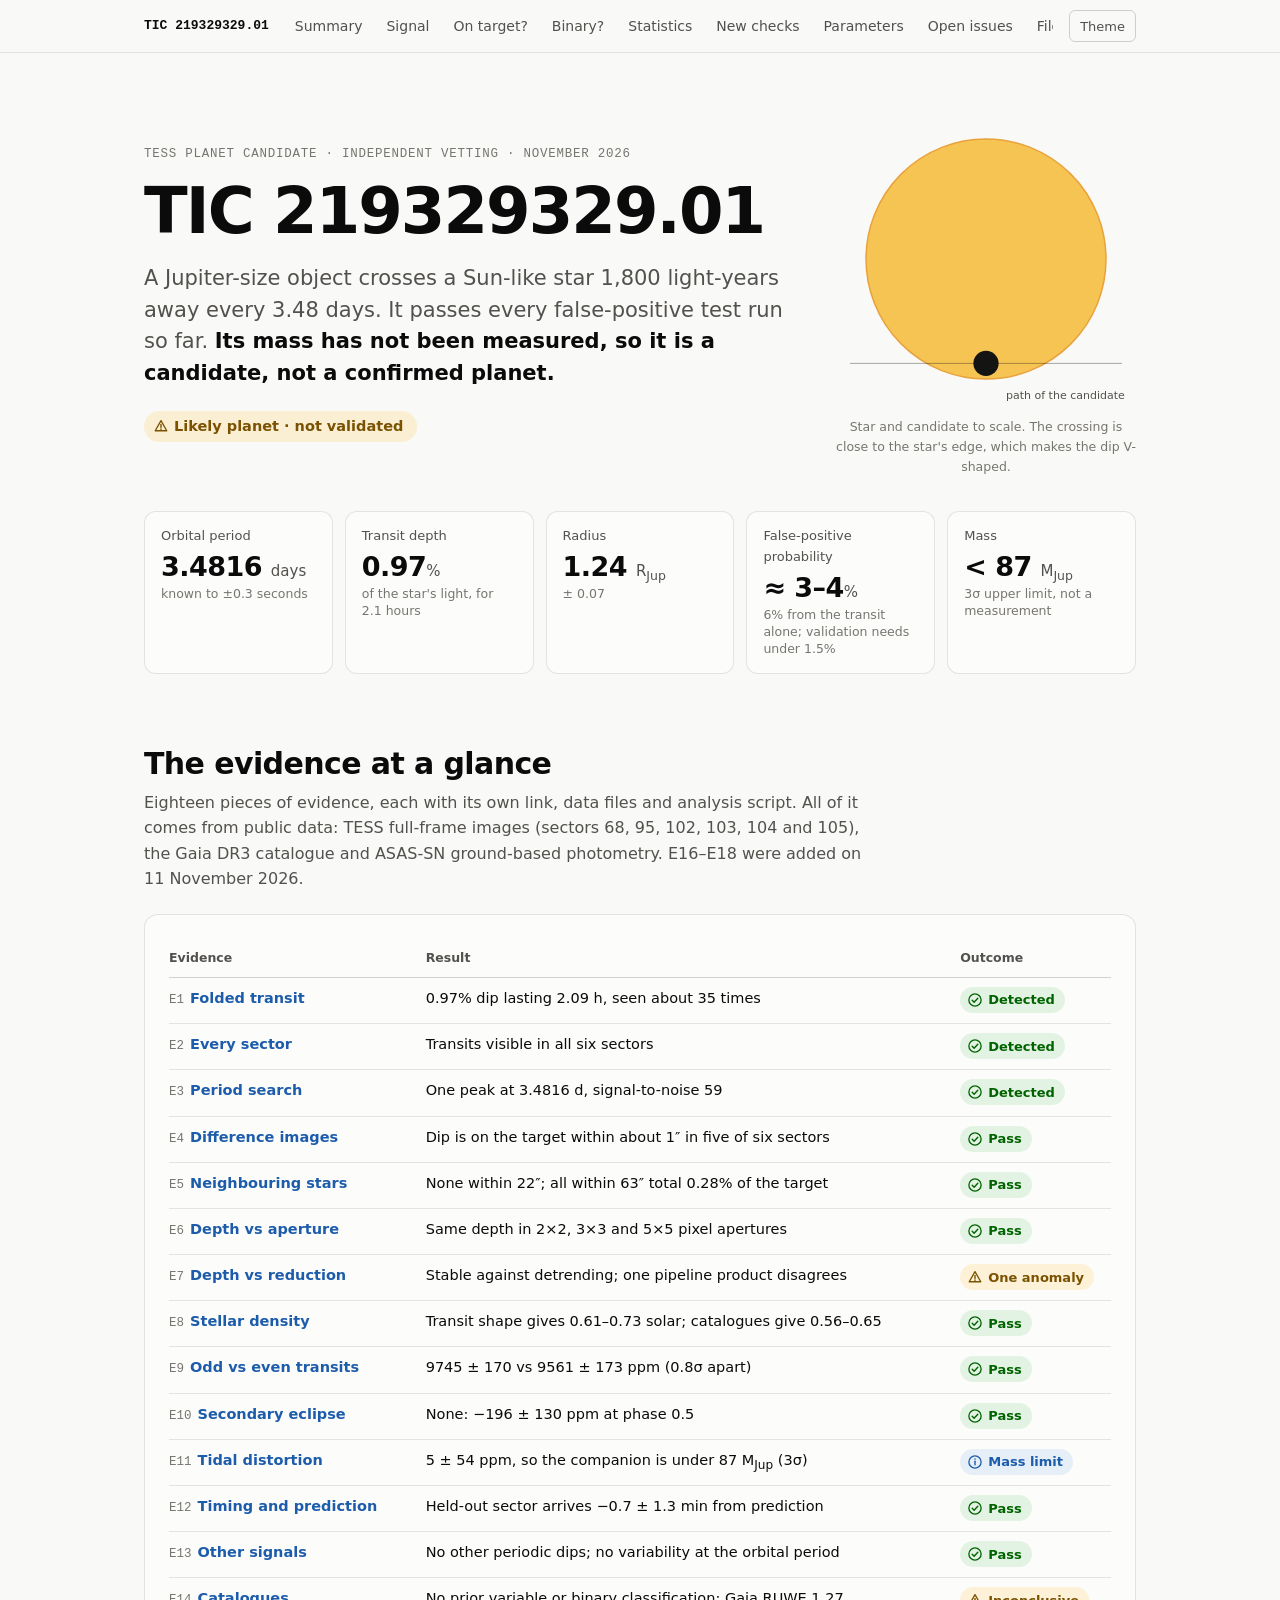
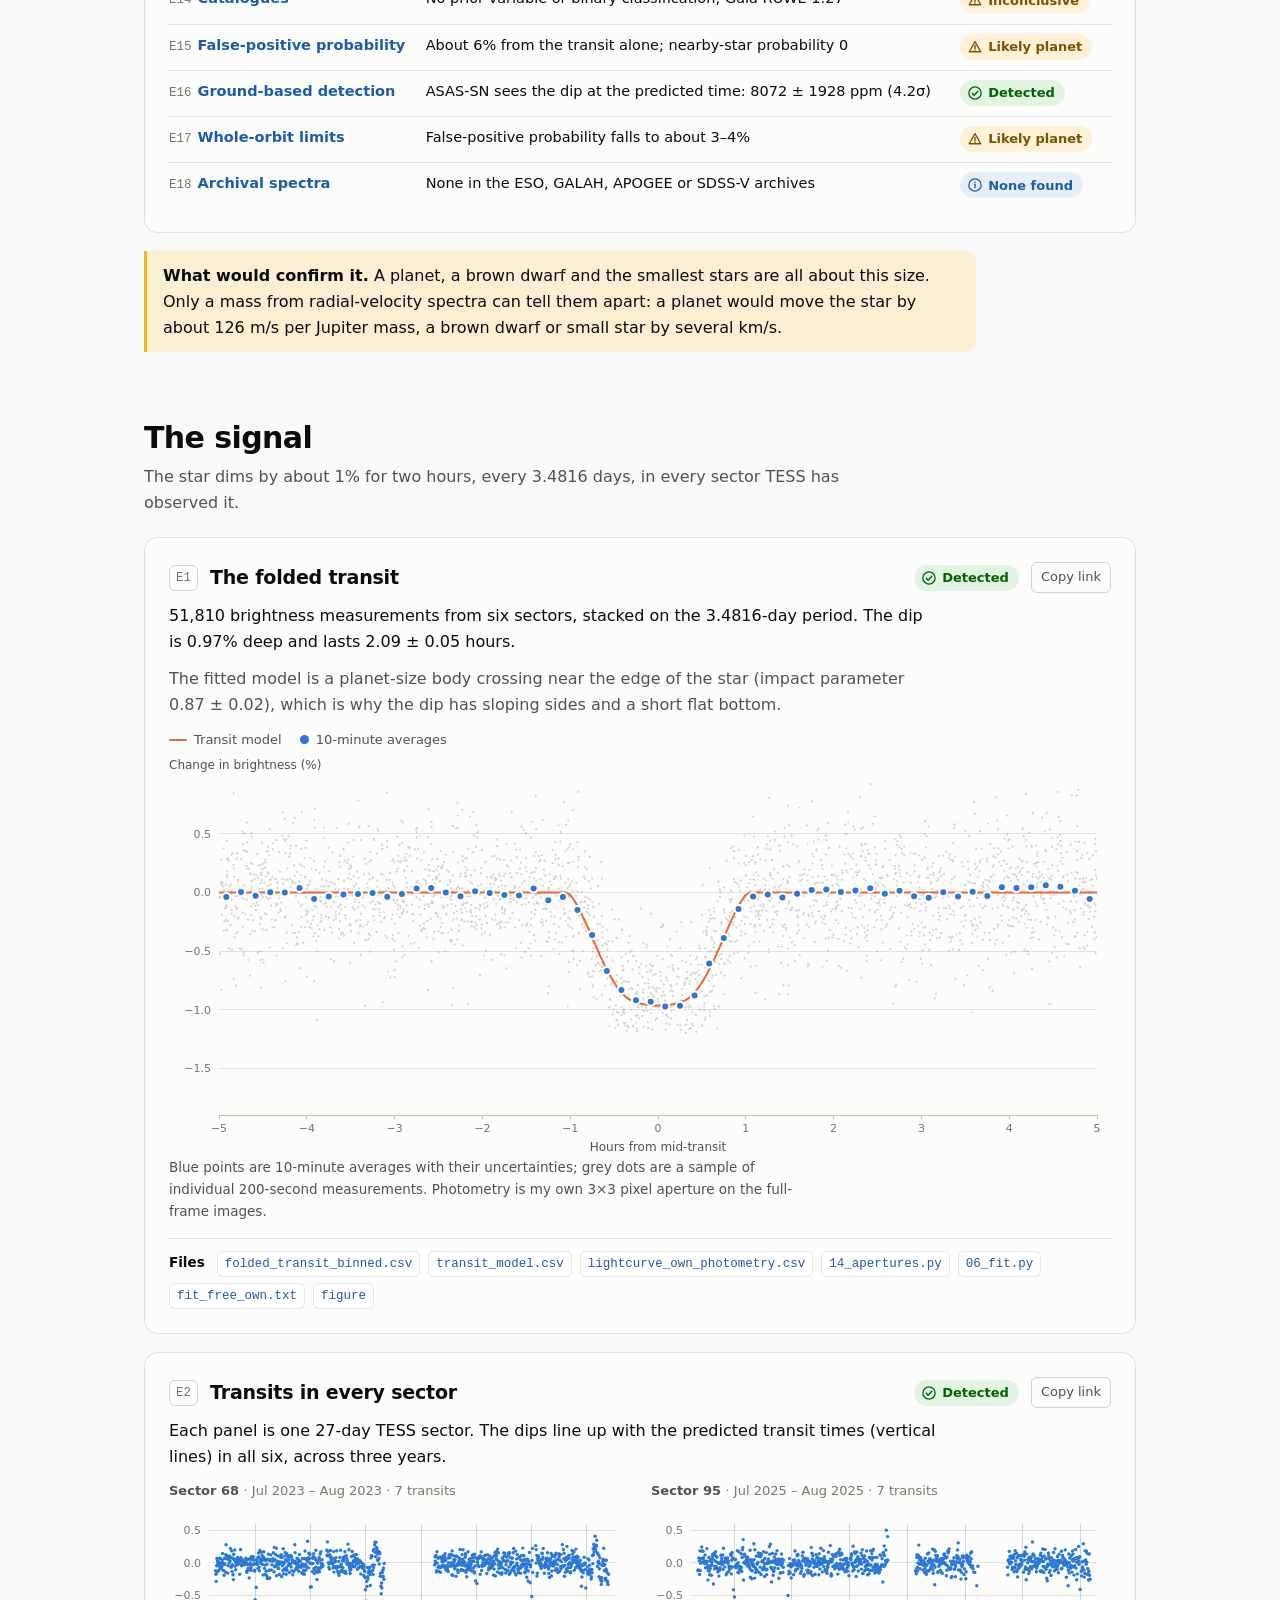
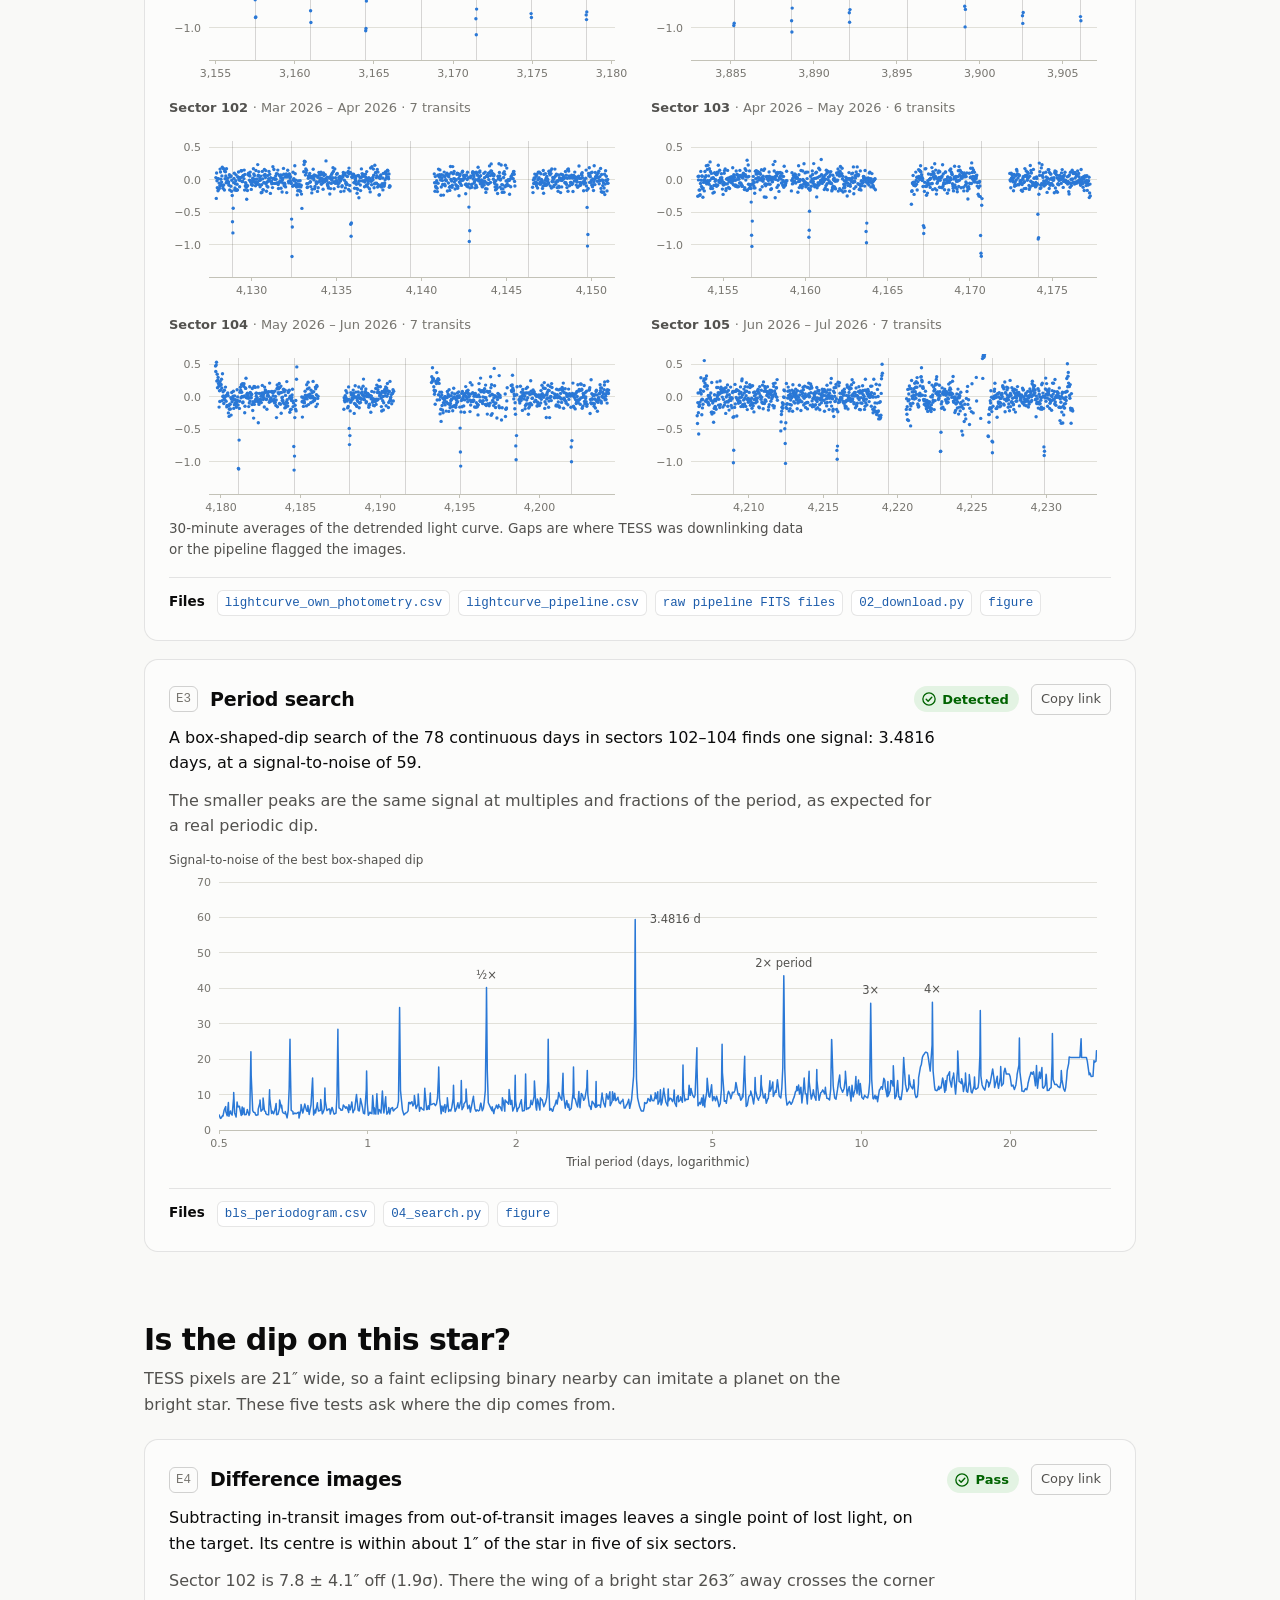
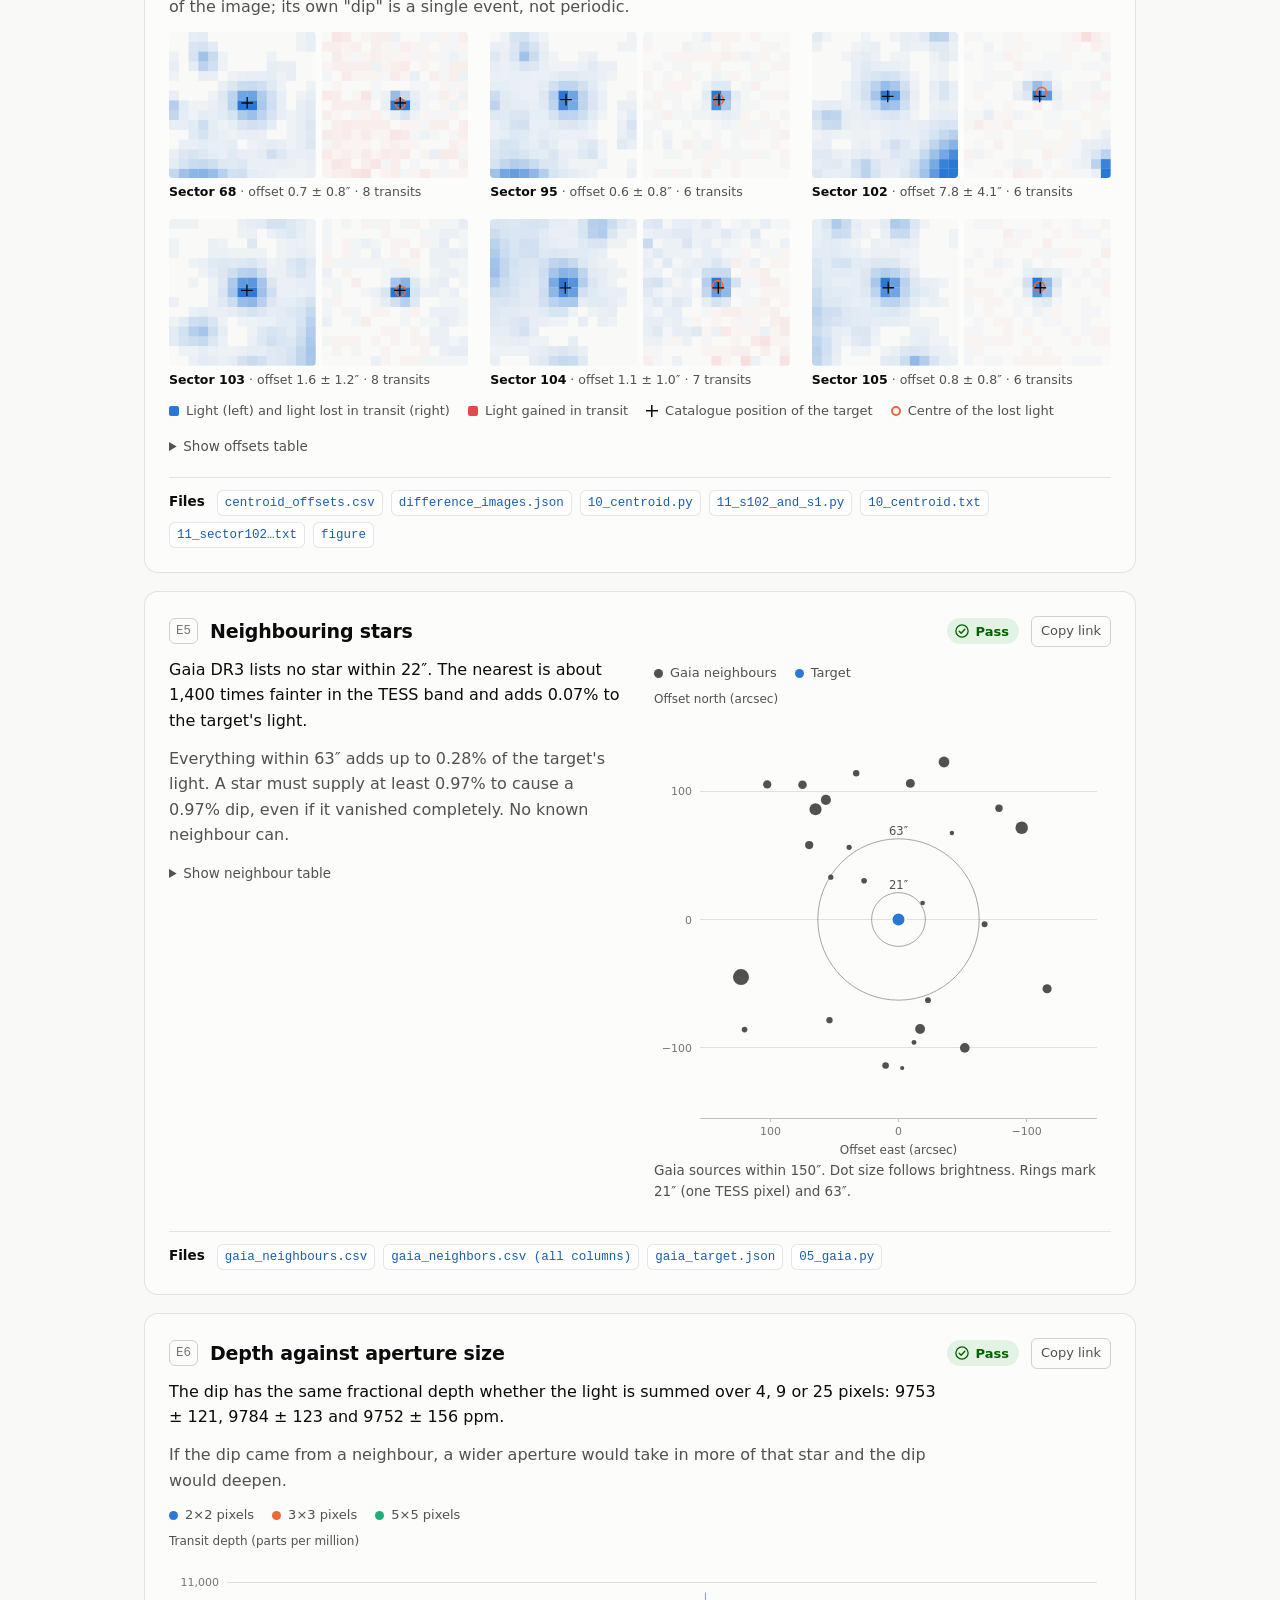
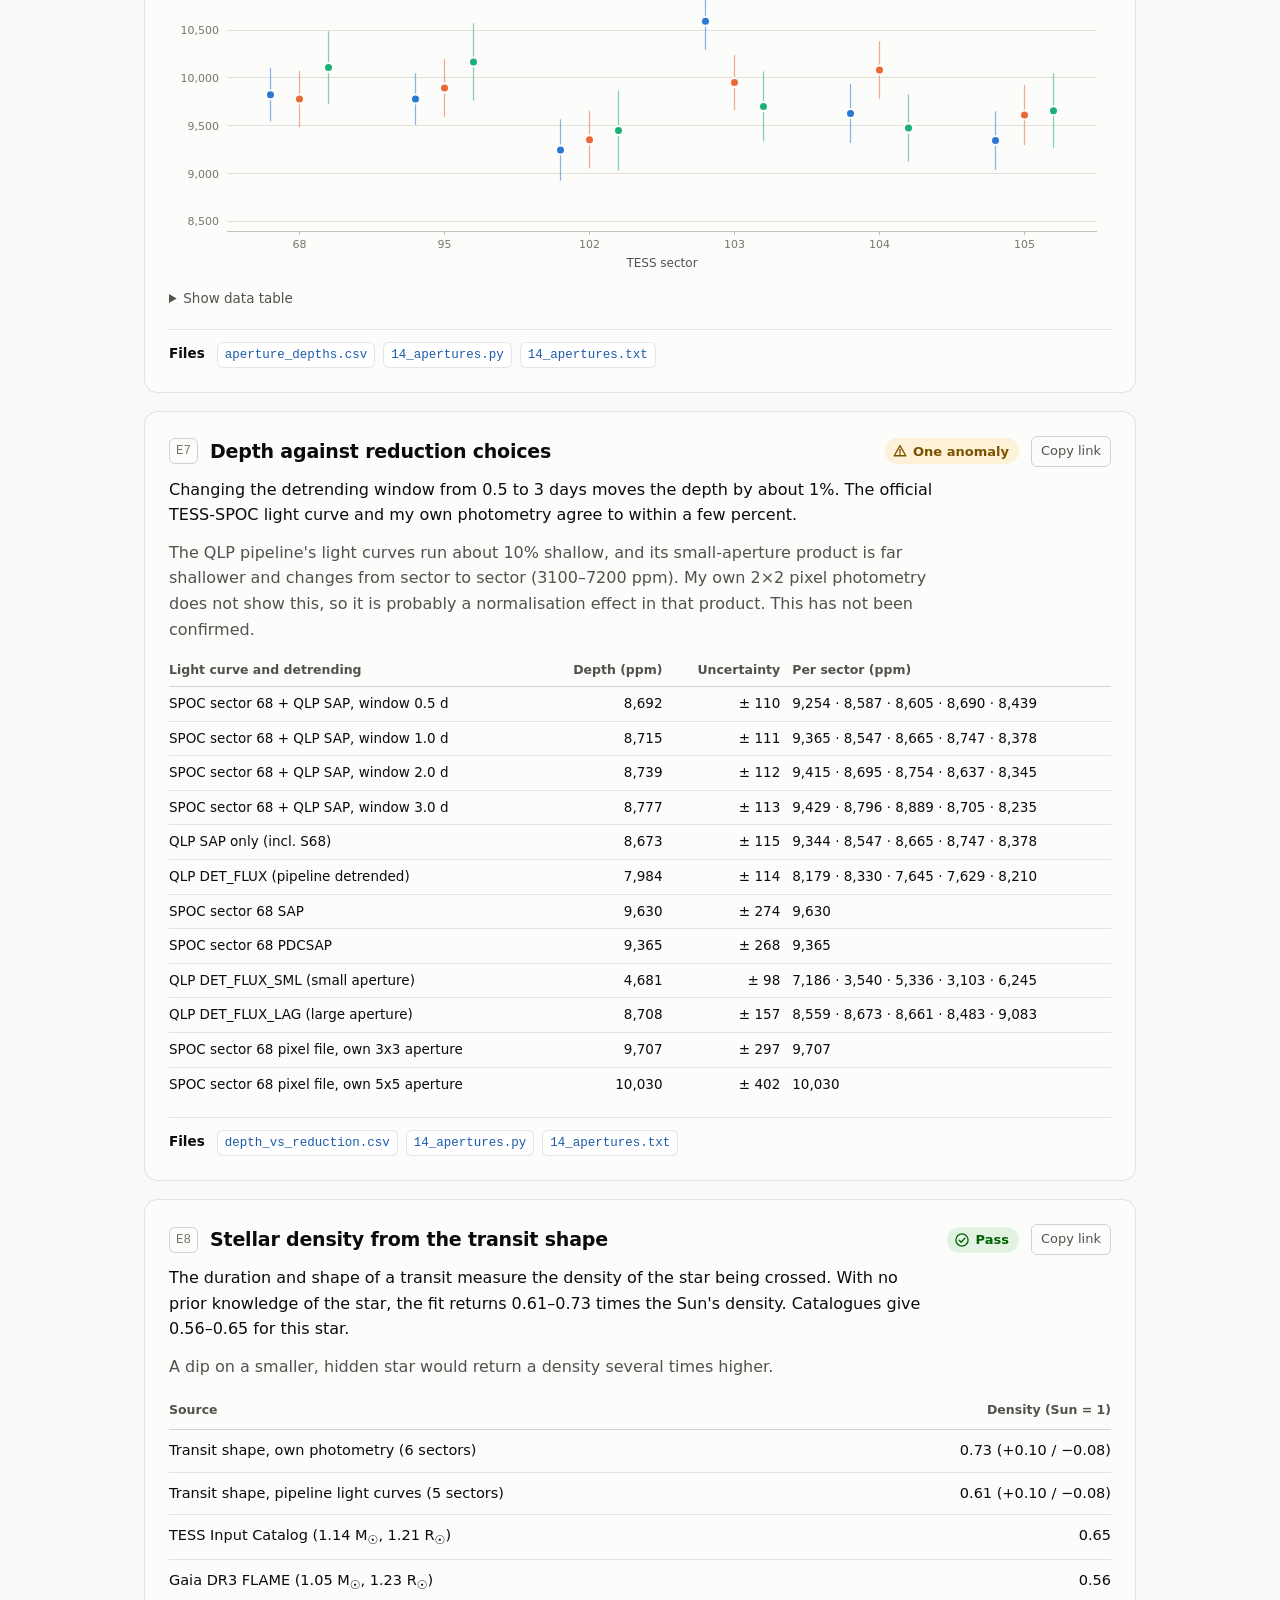
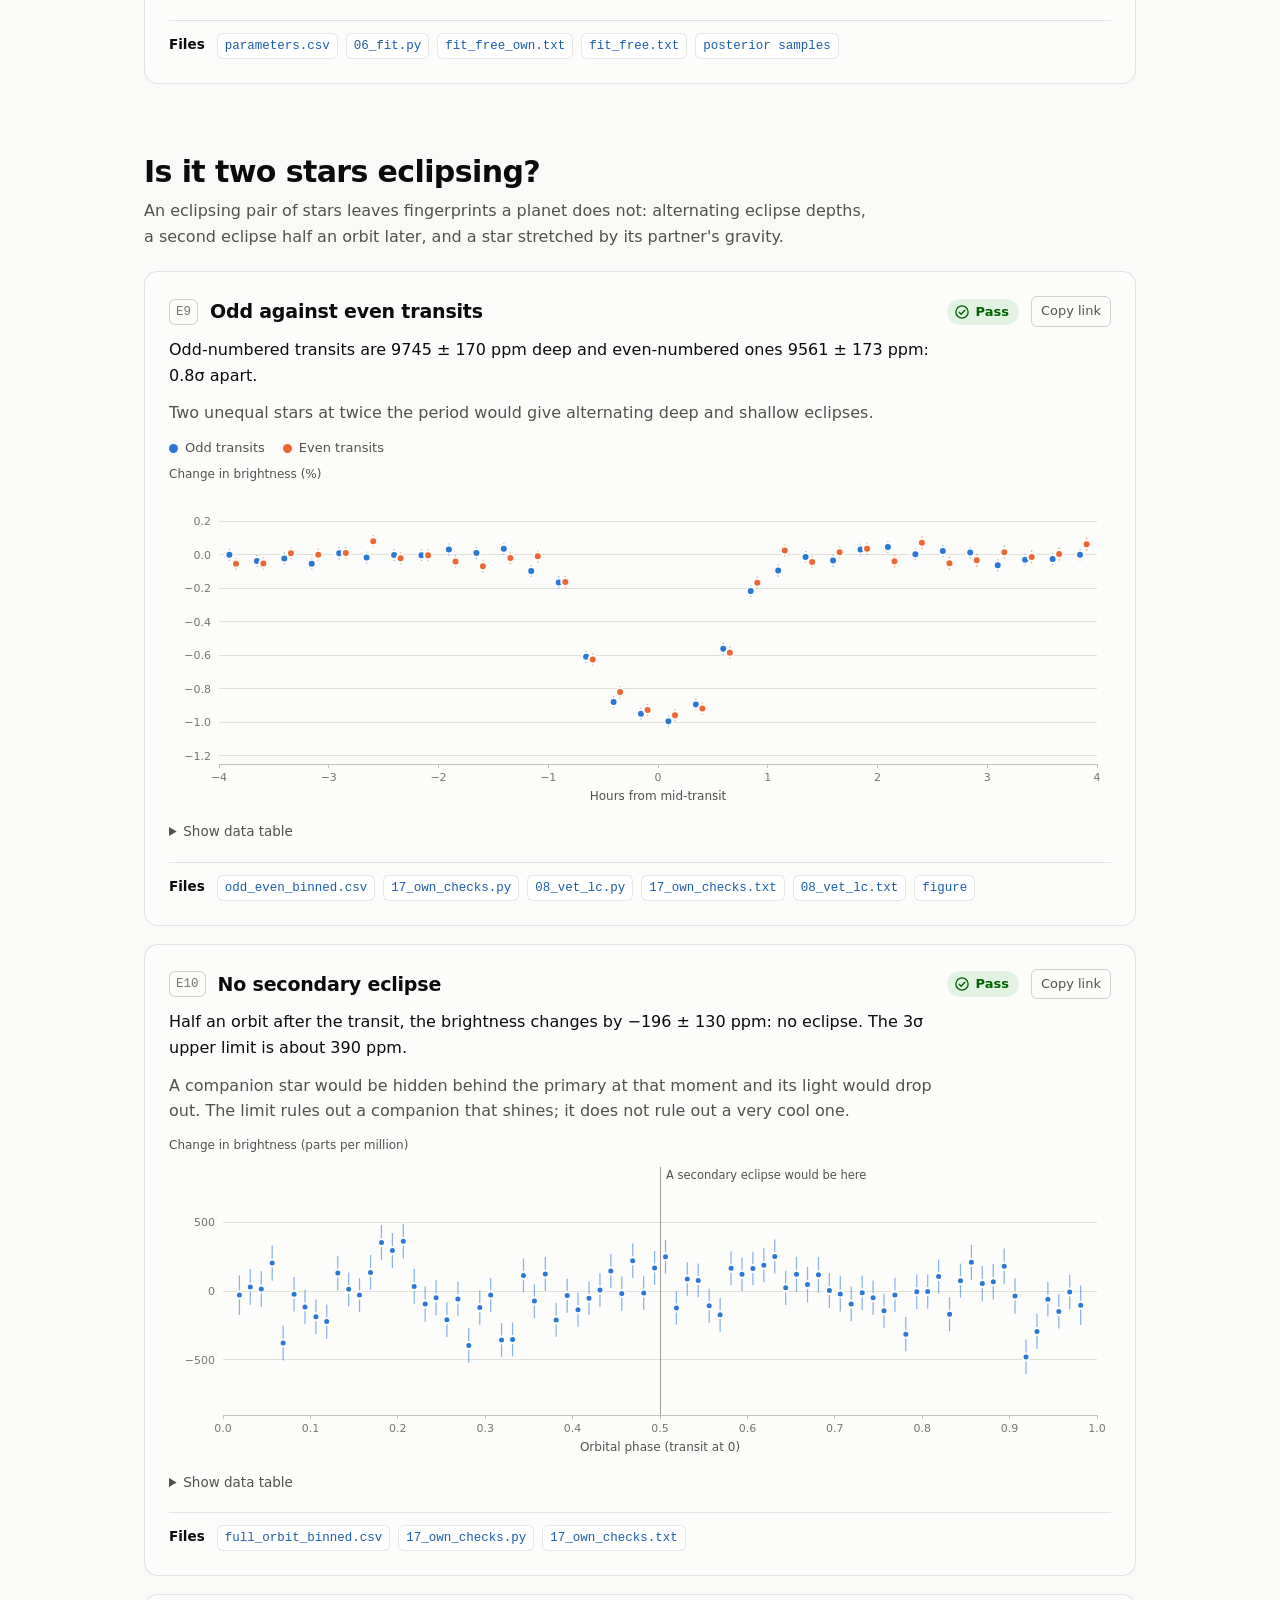
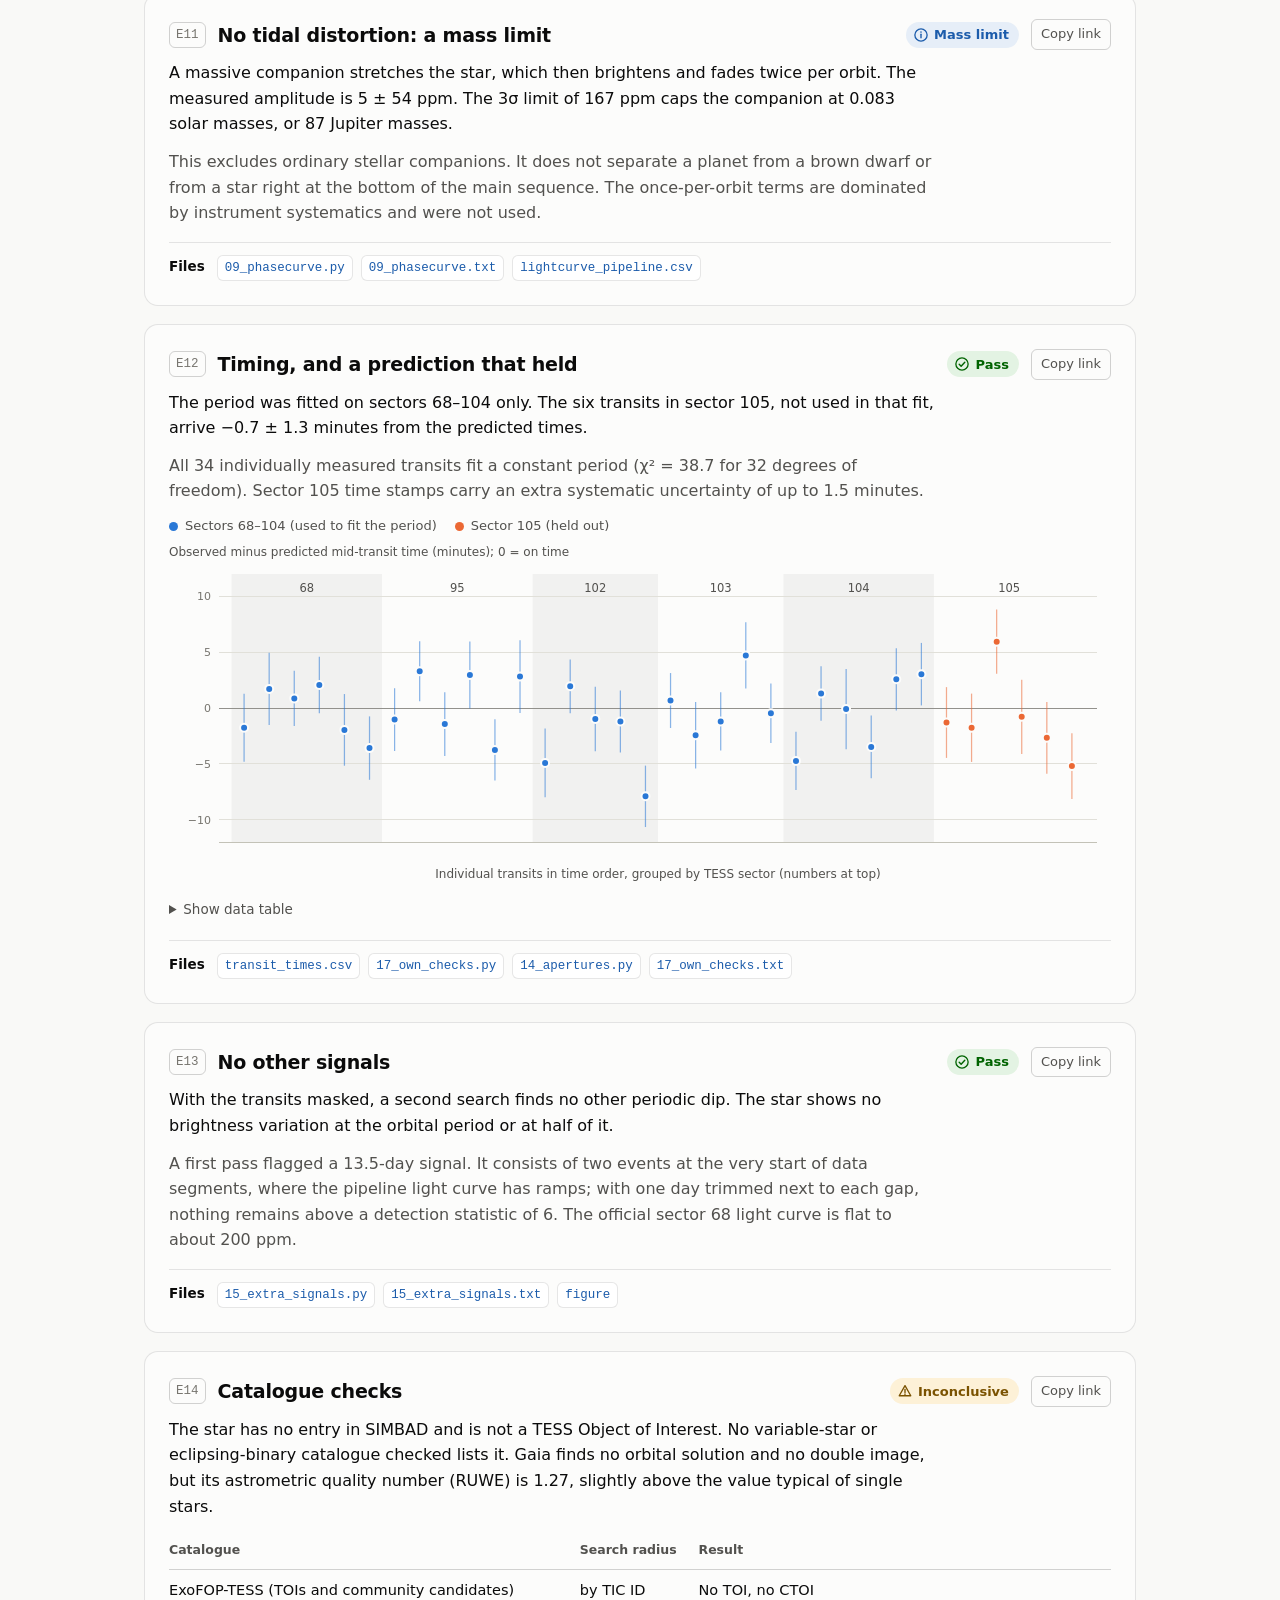
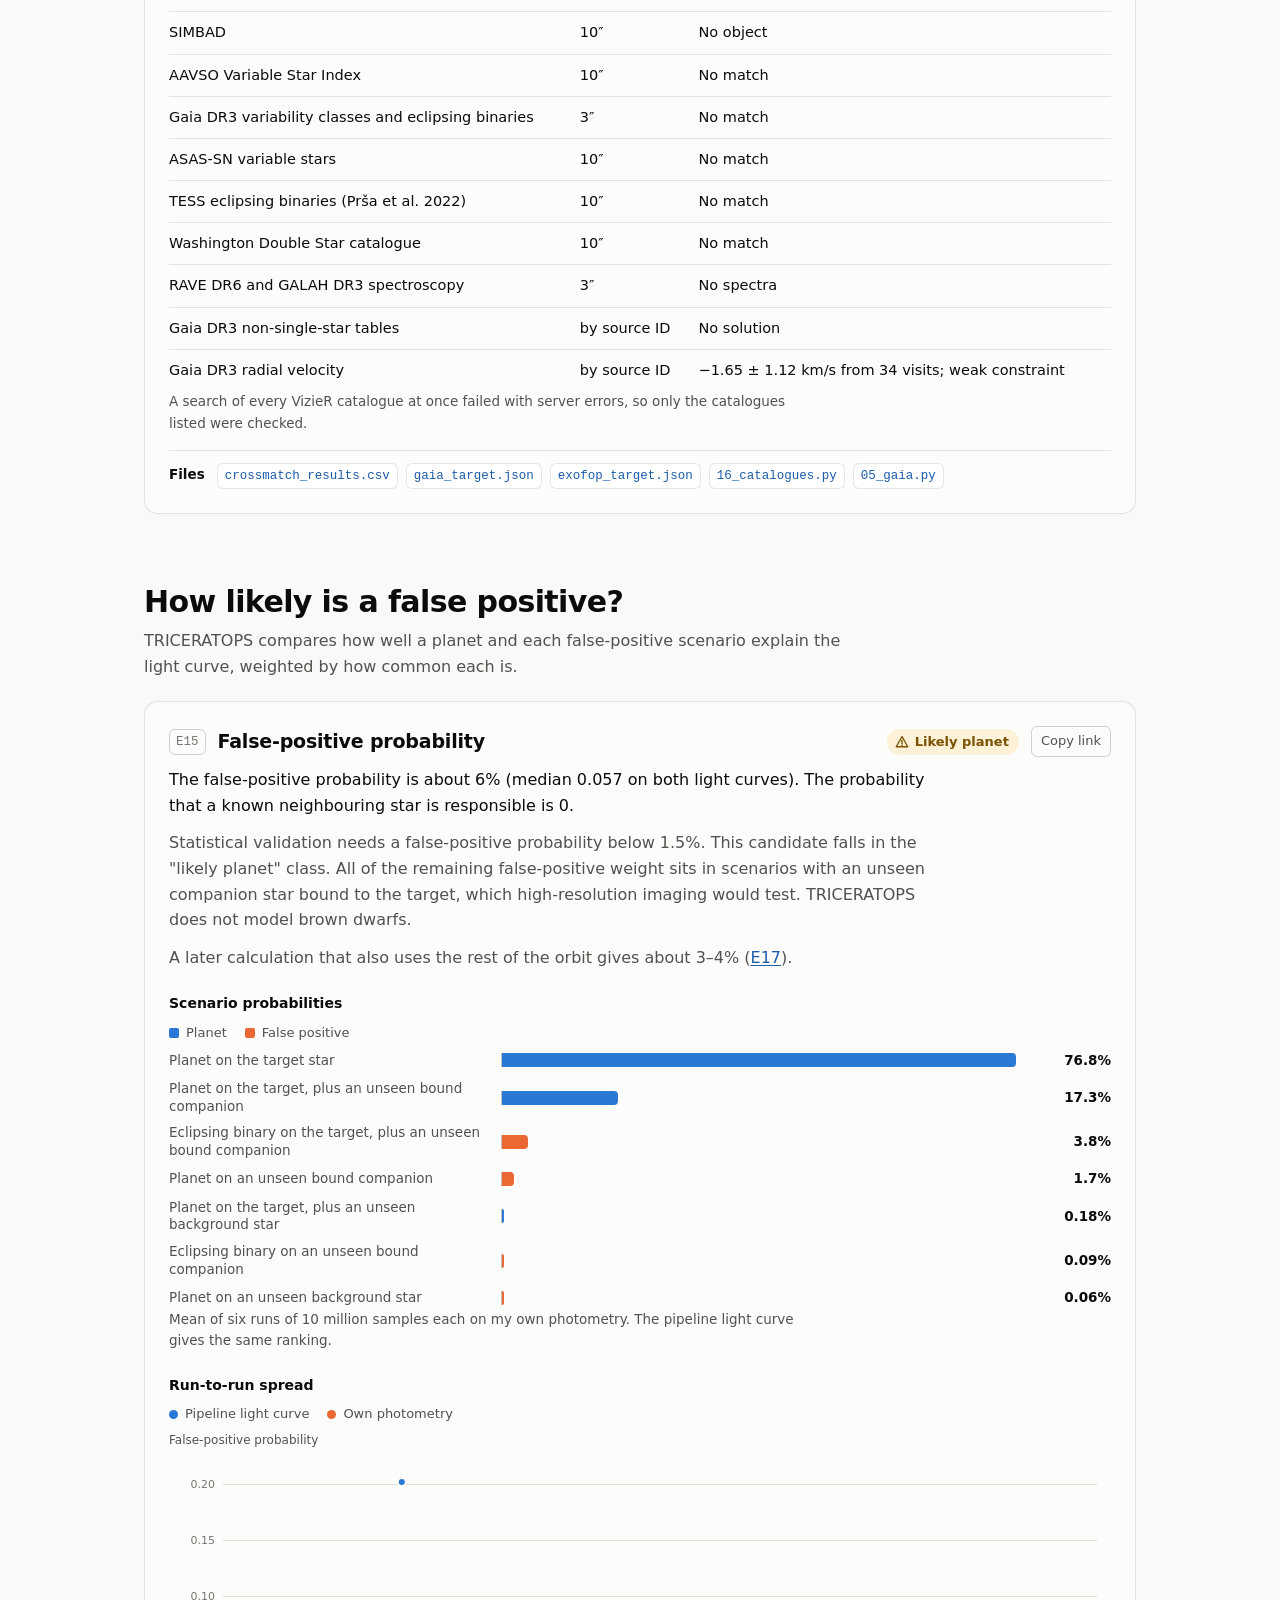
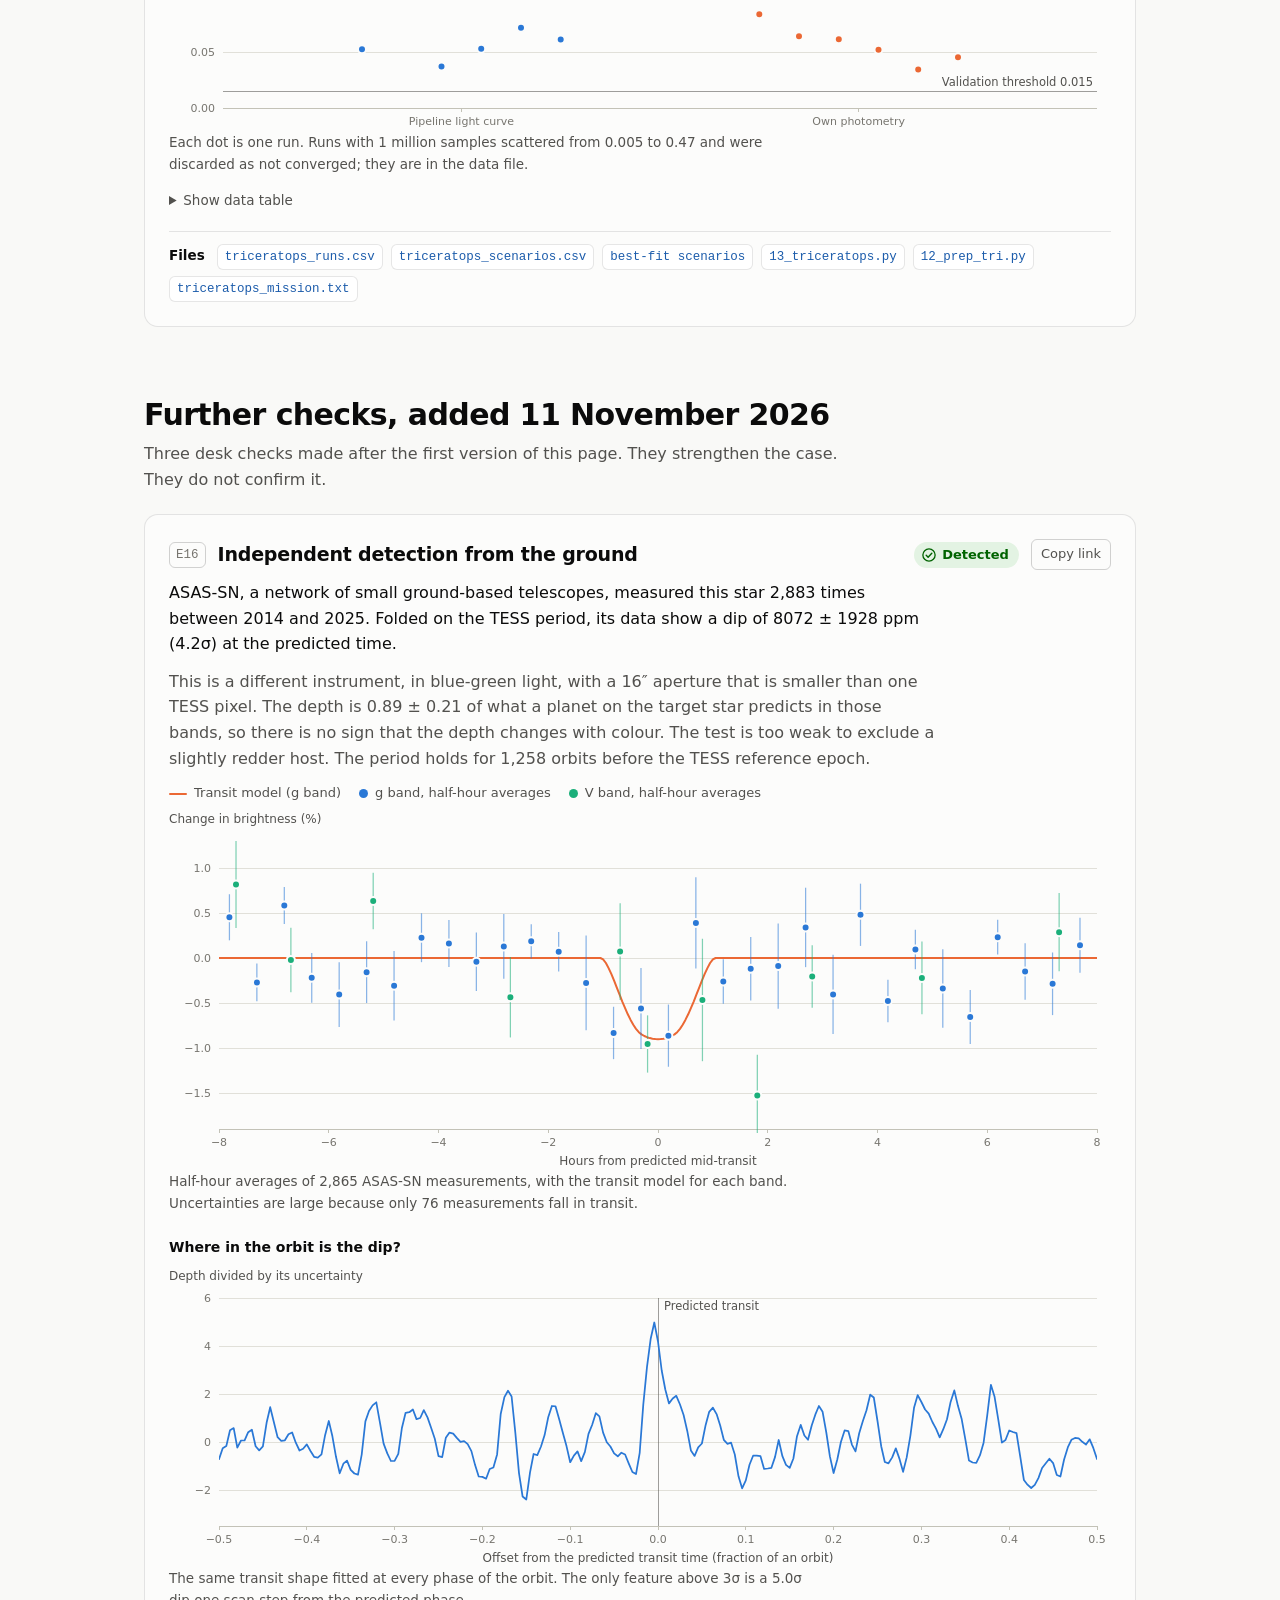
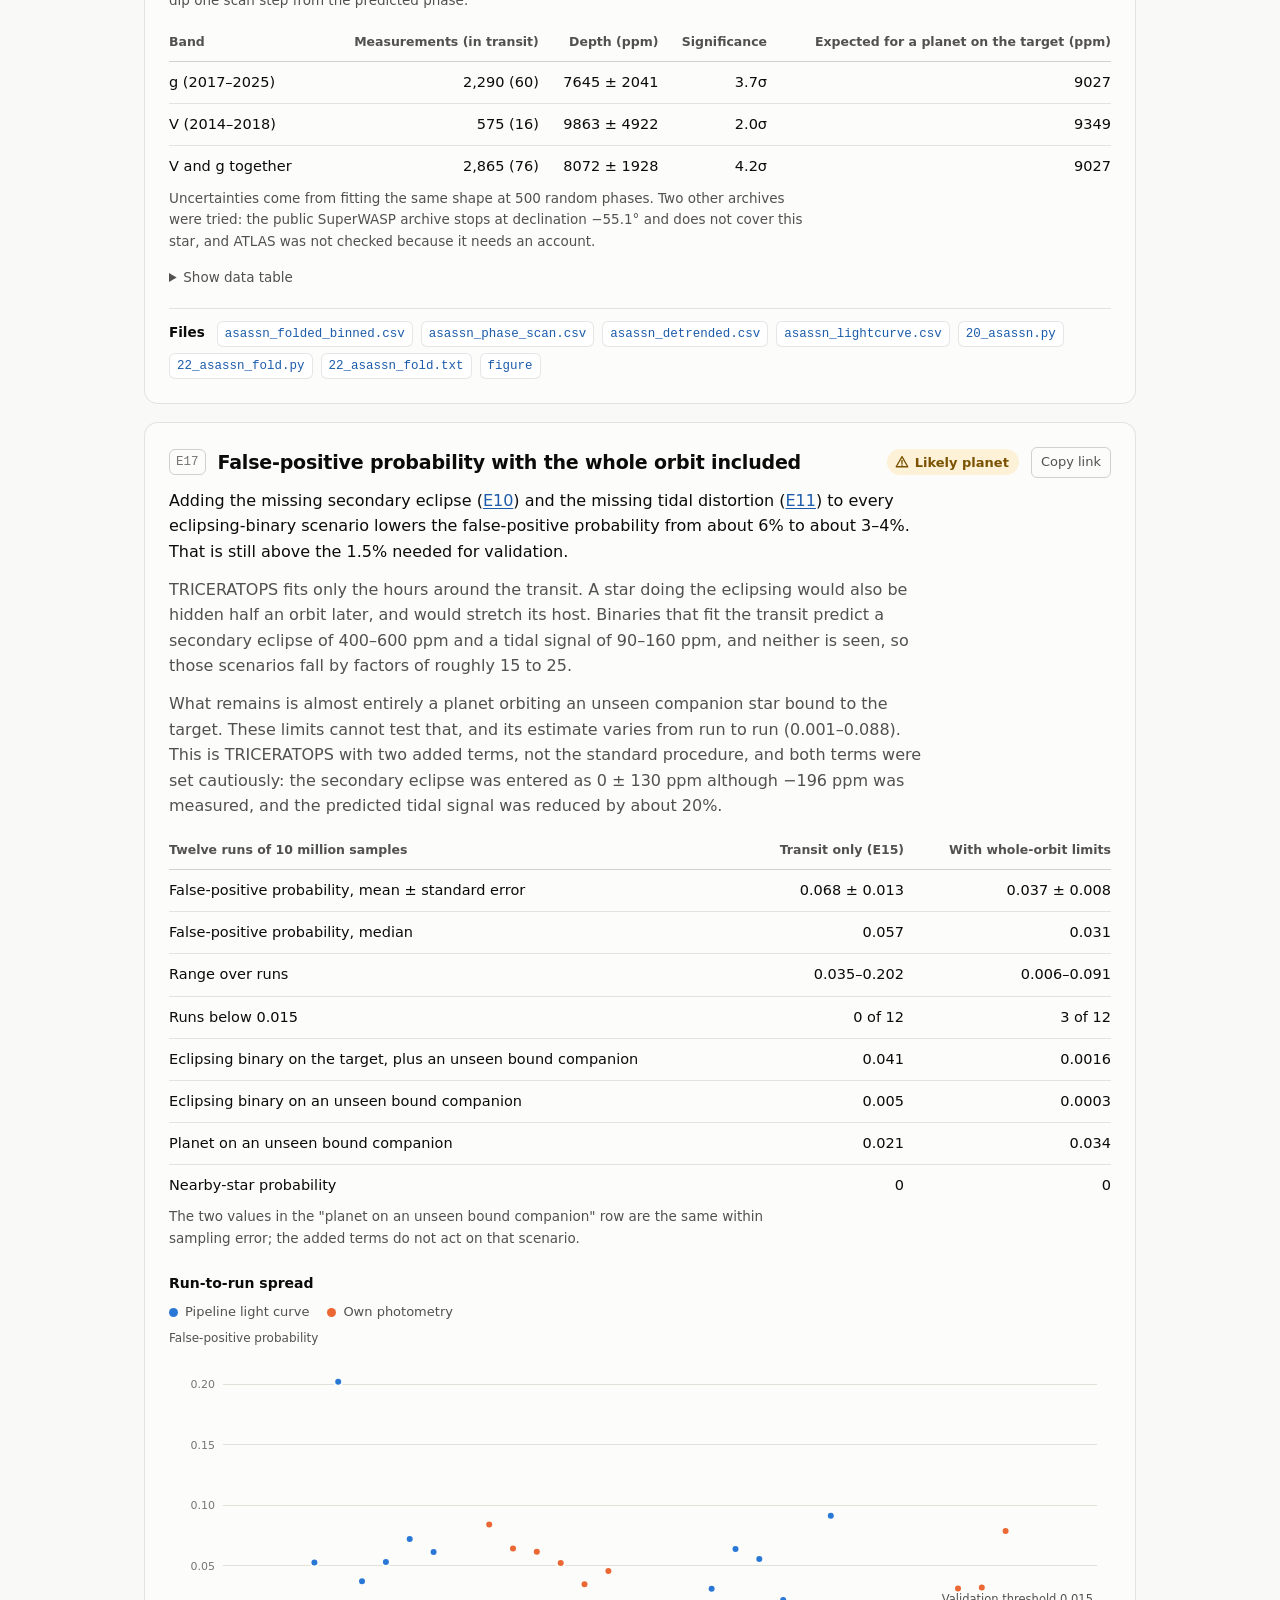
<file: index.html>
<!doctype html>
<html lang="en">
<head>
<meta charset="utf-8">
<meta name="viewport" content="width=device-width, initial-scale=1">
<title>TIC 219329329.01 — evidence for a hot-Jupiter candidate</title>
<meta name="description" content="Vetting evidence for TIC 219329329.01, a Jupiter-size planet candidate found in TESS data: transit, on-target tests, eclipsing-binary tests and false-positive probability. Likely planet, not yet validated.">
<meta property="og:title" content="TIC 219329329.01 — evidence for a hot-Jupiter candidate">
<meta property="og:description" content="A Jupiter-size object crosses a Sun-like star every 3.48 days. Every test, every data file and every script, linkable.">
<meta property="og:type" content="article">
<meta property="og:url" content="https://tic-219329329.janis.wtf/">
<meta property="og:image" content="https://tic-219329329.janis.wtf/assets/transit-share.png">
<meta property="og:image:width" content="1200">
<meta property="og:image:height" content="600">
<meta property="og:image:alt" content="A small dark candidate crosses near the lower edge of a yellow star. A horizontal line marks its path.">
<meta name="twitter:card" content="summary_large_image">
<meta name="twitter:image" content="https://tic-219329329.janis.wtf/assets/transit-share.png">
<meta name="color-scheme" content="light dark">
<link rel="icon" href="data:image/svg+xml,%3Csvg xmlns='http://www.w3.org/2000/svg' viewBox='0 0 32 32'%3E%3Ccircle cx='16' cy='16' r='14' fill='%23f6c453'/%3E%3Ccircle cx='16' cy='27' r='3' fill='%230b0b0b'/%3E%3C/svg%3E">
<link rel="stylesheet" href="assets/style.css">
<script>try { var t = localStorage.getItem("theme"); if (t === "light" || t === "dark") document.documentElement.setAttribute("data-theme", t); } catch (e) {}</script>
</head>
<body>
<svg width="0" height="0" style="position:absolute" aria-hidden="true">
  <symbol id="i-check" viewBox="0 0 16 16"><circle cx="8" cy="8" r="7" fill="none" stroke="currentColor" stroke-width="1.5"/><path d="M4.8 8.3l2.2 2.2 4.2-4.6" fill="none" stroke="currentColor" stroke-width="1.6" stroke-linecap="round" stroke-linejoin="round"/></symbol>
  <symbol id="i-warn" viewBox="0 0 16 16"><path d="M8 1.8l6.6 11.6H1.4z" fill="none" stroke="currentColor" stroke-width="1.5" stroke-linejoin="round"/><path d="M8 6.2v3.4" stroke="currentColor" stroke-width="1.6" stroke-linecap="round"/><circle cx="8" cy="11.6" r="0.9" fill="currentColor"/></symbol>
  <symbol id="i-info" viewBox="0 0 16 16"><circle cx="8" cy="8" r="7" fill="none" stroke="currentColor" stroke-width="1.5"/><path d="M8 7.2v4" stroke="currentColor" stroke-width="1.6" stroke-linecap="round"/><circle cx="8" cy="4.7" r="0.9" fill="currentColor"/></symbol>
</svg>

<header class="topbar">
  <div class="wrap">
    <a class="brand" href="#top">TIC 219329329.01</a>
    <nav class="topnav" aria-label="Sections">
      <a href="#summary">Summary</a>
      <a href="#detection">Signal</a>
      <a href="#on-target">On target?</a>
      <a href="#binary">Binary?</a>
      <a href="#fpp">Statistics</a>
      <a href="#further-checks">New checks</a>
      <a href="#parameters">Parameters</a>
      <a href="#open-issues">Open issues</a>
      <a href="#files">Files</a>
    </nav>
    <button class="theme-toggle" id="theme-toggle" type="button" aria-label="Switch between light and dark theme">Theme</button>
  </div>
</header>

<main id="top">
<div class="wrap">

<section class="hero">
  <div class="hero-grid">
    <div>
      <p class="kicker">TESS planet candidate · independent vetting · November 2026</p>
      <h1>TIC 219329329.01</h1>
      <p class="lede">A Jupiter-size object crosses a Sun-like star 1,800 light-years away every 3.48 days. It passes every false-positive test run so far. <strong>Its mass has not been measured, so it is a candidate, not a confirmed planet.</strong></p>
      <span class="pill pill-warn pill-lg"><svg><use href="#i-warn"/></svg>Likely planet · not validated</span>
    </div>
    <figure class="hero-art" style="margin:0">
      <svg viewBox="0 0 300 300" role="img" aria-label="The star with the candidate crossing near its lower edge, drawn to scale">
        <circle class="art-star" cx="150" cy="150" r="120"/>
        <circle class="art-limb" cx="150" cy="150" r="120"/>
        <line class="art-path" x1="14" x2="286" y1="254.4" y2="254.4"/>
        <circle class="art-planet" cx="150" cy="254.4" r="12.6"/>
        <text class="art-label" x="170" y="290">path of the candidate</text>
      </svg>
      <figcaption>Star and candidate to scale. The crossing is close to the star's edge, which makes the dip V-shaped.</figcaption>
    </figure>
  </div>

  <ul class="tiles">
    <li class="tile"><div class="tile-label">Orbital period</div><div class="tile-value">3.4816 <small>days</small></div><div class="tile-note">known to ±0.3 seconds</div></li>
    <li class="tile"><div class="tile-label">Transit depth</div><div class="tile-value">0.97<small>%</small></div><div class="tile-note">of the star's light, for 2.1 hours</div></li>
    <li class="tile"><div class="tile-label">Radius</div><div class="tile-value">1.24 <small>R<sub>Jup</sub></small></div><div class="tile-note">± 0.07</div></li>
    <li class="tile"><div class="tile-label">False-positive probability</div><div class="tile-value">≈ 3–4<small>%</small></div><div class="tile-note">6% from the transit alone; validation needs under 1.5%</div></li>
    <li class="tile"><div class="tile-label">Mass</div><div class="tile-value">&lt; 87 <small>M<sub>Jup</sub></small></div><div class="tile-note">3σ upper limit, not a measurement</div></li>
  </ul>
</section>

<section class="block" id="summary">
  <h2>The evidence at a glance</h2>
  <p class="section-intro">Eighteen pieces of evidence, each with its own link, data files and analysis script. All of it comes from public data: TESS full-frame images (sectors 68, 95, 102, 103, 104 and 105), the Gaia DR3 catalogue and ASAS-SN ground-based photometry. E16–E18 were added on 11 November 2026.</p>
  <div class="card">
    <div class="table-wrap">
    <table class="glance">
      <thead><tr><th scope="col">Evidence</th><th scope="col">Result</th><th scope="col">Outcome</th></tr></thead>
      <tbody>
        <tr><td><span class="mono">E1</span><a href="#transit">Folded transit</a></td><td>0.97% dip lasting 2.09 h, seen about 35 times</td><td><span class="pill pill-good"><svg><use href="#i-check"/></svg>Detected</span></td></tr>
        <tr><td><span class="mono">E2</span><a href="#light-curves">Every sector</a></td><td>Transits visible in all six sectors</td><td><span class="pill pill-good"><svg><use href="#i-check"/></svg>Detected</span></td></tr>
        <tr><td><span class="mono">E3</span><a href="#period-search">Period search</a></td><td>One peak at 3.4816 d, signal-to-noise 59</td><td><span class="pill pill-good"><svg><use href="#i-check"/></svg>Detected</span></td></tr>
        <tr><td><span class="mono">E4</span><a href="#centroid">Difference images</a></td><td>Dip is on the target within about 1″ in five of six sectors</td><td><span class="pill pill-good"><svg><use href="#i-check"/></svg>Pass</span></td></tr>
        <tr><td><span class="mono">E5</span><a href="#neighbours">Neighbouring stars</a></td><td>None within 22″; all within 63″ total 0.28% of the target</td><td><span class="pill pill-good"><svg><use href="#i-check"/></svg>Pass</span></td></tr>
        <tr><td><span class="mono">E6</span><a href="#aperture">Depth vs aperture</a></td><td>Same depth in 2×2, 3×3 and 5×5 pixel apertures</td><td><span class="pill pill-good"><svg><use href="#i-check"/></svg>Pass</span></td></tr>
        <tr><td><span class="mono">E7</span><a href="#reduction">Depth vs reduction</a></td><td>Stable against detrending; one pipeline product disagrees</td><td><span class="pill pill-warn"><svg><use href="#i-warn"/></svg>One anomaly</span></td></tr>
        <tr><td><span class="mono">E8</span><a href="#density">Stellar density</a></td><td>Transit shape gives 0.61–0.73 solar; catalogues give 0.56–0.65</td><td><span class="pill pill-good"><svg><use href="#i-check"/></svg>Pass</span></td></tr>
        <tr><td><span class="mono">E9</span><a href="#odd-even">Odd vs even transits</a></td><td>9745 ± 170 vs 9561 ± 173 ppm (0.8σ apart)</td><td><span class="pill pill-good"><svg><use href="#i-check"/></svg>Pass</span></td></tr>
        <tr><td><span class="mono">E10</span><a href="#secondary">Secondary eclipse</a></td><td>None: −196 ± 130 ppm at phase 0.5</td><td><span class="pill pill-good"><svg><use href="#i-check"/></svg>Pass</span></td></tr>
        <tr><td><span class="mono">E11</span><a href="#ellipsoidal">Tidal distortion</a></td><td>5 ± 54 ppm, so the companion is under 87 M<sub>Jup</sub> (3σ)</td><td><span class="pill pill-info"><svg><use href="#i-info"/></svg>Mass limit</span></td></tr>
        <tr><td><span class="mono">E12</span><a href="#timing">Timing and prediction</a></td><td>Held-out sector arrives −0.7 ± 1.3 min from prediction</td><td><span class="pill pill-good"><svg><use href="#i-check"/></svg>Pass</span></td></tr>
        <tr><td><span class="mono">E13</span><a href="#other-signals">Other signals</a></td><td>No other periodic dips; no variability at the orbital period</td><td><span class="pill pill-good"><svg><use href="#i-check"/></svg>Pass</span></td></tr>
        <tr><td><span class="mono">E14</span><a href="#catalogues">Catalogues</a></td><td>No prior variable or binary classification; Gaia RUWE 1.27</td><td><span class="pill pill-warn"><svg><use href="#i-warn"/></svg>Inconclusive</span></td></tr>
        <tr><td><span class="mono">E15</span><a href="#fpp">False-positive probability</a></td><td>About 6% from the transit alone; nearby-star probability 0</td><td><span class="pill pill-warn"><svg><use href="#i-warn"/></svg>Likely planet</span></td></tr>
        <tr><td><span class="mono">E16</span><a href="#asassn">Ground-based detection</a></td><td>ASAS-SN sees the dip at the predicted time: 8072 ± 1928 ppm (4.2σ)</td><td><span class="pill pill-good"><svg><use href="#i-check"/></svg>Detected</span></td></tr>
        <tr><td><span class="mono">E17</span><a href="#fpp-phase">Whole-orbit limits</a></td><td>False-positive probability falls to about 3–4%</td><td><span class="pill pill-warn"><svg><use href="#i-warn"/></svg>Likely planet</span></td></tr>
        <tr><td><span class="mono">E18</span><a href="#archival-spectra">Archival spectra</a></td><td>None in the ESO, GALAH, APOGEE or SDSS-V archives</td><td><span class="pill pill-info"><svg><use href="#i-info"/></svg>None found</span></td></tr>
      </tbody>
    </table>
    </div>
  </div>
  <div class="callout"><p><strong>What would confirm it.</strong> A planet, a brown dwarf and the smallest stars are all about this size. Only a mass from radial-velocity spectra can tell them apart: a planet would move the star by about 126 m/s per Jupiter mass, a brown dwarf or small star by several km/s.</p></div>
</section>

<!-- ============================================================ DETECTION -->
<section class="block" id="detection">
  <h2>The signal</h2>
  <p class="section-intro">The star dims by about 1% for two hours, every 3.4816 days, in every sector TESS has observed it.</p>

  <article class="card ev" id="transit">
    <div class="ev-head"><span class="ev-id">E1</span><h3>The folded transit</h3><span class="pill pill-good"><svg><use href="#i-check"/></svg>Detected</span><a class="permalink" href="#transit">Copy link</a></div>
    <p class="result">51,810 brightness measurements from six sectors, stacked on the 3.4816-day period. The dip is 0.97% deep and lasts 2.09 ± 0.05 hours.</p>
    <p class="why">The fitted model is a planet-size body crossing near the edge of the star (impact parameter 0.87 ± 0.02), which is why the dip has sloping sides and a short flat bottom.</p>
    <div id="chart-transit"></div>
    <p class="caption">Blue points are 10-minute averages with their uncertainties; grey dots are a sample of individual 200-second measurements. Photometry is my own 3×3 pixel aperture on the full-frame images.</p>
    <div class="files"><span class="files-label">Files</span><a href="data/folded_transit_binned.csv">folded_transit_binned.csv</a><a href="data/transit_model.csv">transit_model.csv</a><a href="data/lightcurve_own_photometry.csv">lightcurve_own_photometry.csv</a><a href="scripts/14_apertures.py">14_apertures.py</a><a href="scripts/06_fit.py">06_fit.py</a><a href="evidence/logs/fit_free_own.txt">fit_free_own.txt</a><a href="evidence/figures/06_independent_photometry.png">figure</a></div>
  </article>

  <article class="card ev" id="light-curves">
    <div class="ev-head"><span class="ev-id">E2</span><h3>Transits in every sector</h3><span class="pill pill-good"><svg><use href="#i-check"/></svg>Detected</span><a class="permalink" href="#light-curves">Copy link</a></div>
    <p class="result">Each panel is one 27-day TESS sector. The dips line up with the predicted transit times (vertical lines) in all six, across three years.</p>
    <div class="small-multiples" id="chart-sectors"></div>
    <p class="caption">30-minute averages of the detrended light curve. Gaps are where TESS was downlinking data or the pipeline flagged the images.</p>
    <div class="files"><span class="files-label">Files</span><a href="data/lightcurve_own_photometry.csv">lightcurve_own_photometry.csv</a><a href="data/lightcurve_pipeline.csv">lightcurve_pipeline.csv</a><a href="evidence/raw/">raw pipeline FITS files</a><a href="scripts/02_download.py">02_download.py</a><a href="evidence/figures/01_raw_lightcurves.png">figure</a></div>
  </article>

  <article class="card ev" id="period-search">
    <div class="ev-head"><span class="ev-id">E3</span><h3>Period search</h3><span class="pill pill-good"><svg><use href="#i-check"/></svg>Detected</span><a class="permalink" href="#period-search">Copy link</a></div>
    <p class="result">A box-shaped-dip search of the 78 continuous days in sectors 102–104 finds one signal: 3.4816 days, at a signal-to-noise of 59.</p>
    <p class="why">The smaller peaks are the same signal at multiples and fractions of the period, as expected for a real periodic dip.</p>
    <div id="chart-bls"></div>
    <div class="files"><span class="files-label">Files</span><a href="data/bls_periodogram.csv">bls_periodogram.csv</a><a href="scripts/04_search.py">04_search.py</a><a href="evidence/figures/02_bls.png">figure</a></div>
  </article>
</section>

<!-- ============================================================ ON TARGET -->
<section class="block" id="on-target">
  <h2>Is the dip on this star?</h2>
  <p class="section-intro">TESS pixels are 21″ wide, so a faint eclipsing binary nearby can imitate a planet on the bright star. These five tests ask where the dip comes from.</p>

  <article class="card ev" id="centroid">
    <div class="ev-head"><span class="ev-id">E4</span><h3>Difference images</h3><span class="pill pill-good"><svg><use href="#i-check"/></svg>Pass</span><a class="permalink" href="#centroid">Copy link</a></div>
    <p class="result">Subtracting in-transit images from out-of-transit images leaves a single point of lost light, on the target. Its centre is within about 1″ of the star in five of six sectors.</p>
    <p class="why">Sector 102 is 7.8 ± 4.1″ off (1.9σ). There the wing of a bright star 263″ away crosses the corner of the image; its own "dip" is a single event, not periodic.</p>
    <div class="cutouts" id="chart-cutouts"></div>
    <div class="key"><span><i style="background:var(--s1)"></i>Light (left) and light lost in transit (right)</span><span><i style="background:var(--div-neg)"></i>Light gained in transit</span><span><i class="k-cross"></i>Catalogue position of the target</span><span><i class="k-ring"></i>Centre of the lost light</span></div>
    <details class="tableview"><summary>Show offsets table</summary><div id="table-centroid"></div></details>
    <div class="files"><span class="files-label">Files</span><a href="data/centroid_offsets.csv">centroid_offsets.csv</a><a href="data/difference_images.json">difference_images.json</a><a href="scripts/10_centroid.py">10_centroid.py</a><a href="scripts/11_s102_and_s1.py">11_s102_and_s1.py</a><a href="evidence/logs/10_centroid.txt">10_centroid.txt</a><a href="evidence/logs/11_sector102_and_sector1.txt">11_sector102…txt</a><a href="evidence/figures/04_centroid.png">figure</a></div>
  </article>

  <article class="card ev" id="neighbours">
    <div class="ev-head"><span class="ev-id">E5</span><h3>Neighbouring stars</h3><span class="pill pill-good"><svg><use href="#i-check"/></svg>Pass</span><a class="permalink" href="#neighbours">Copy link</a></div>
    <div class="two">
      <div>
        <p class="result">Gaia DR3 lists no star within 22″. The nearest is about 1,400 times fainter in the TESS band and adds 0.07% to the target's light.</p>
        <p class="why">Everything within 63″ adds up to 0.28% of the target's light. A star must supply at least 0.97% to cause a 0.97% dip, even if it vanished completely. No known neighbour can.</p>
        <details class="tableview"><summary>Show neighbour table</summary><div id="table-neighbours"></div></details>
      </div>
      <div class="map-wrap"><div id="chart-neighbours"></div><p class="caption">Gaia sources within 150″. Dot size follows brightness. Rings mark 21″ (one TESS pixel) and 63″.</p></div>
    </div>
    <div class="files"><span class="files-label">Files</span><a href="data/gaia_neighbours.csv">gaia_neighbours.csv</a><a href="evidence/catalogues/gaia_neighbors.csv">gaia_neighbors.csv (all columns)</a><a href="evidence/catalogues/gaia_target.json">gaia_target.json</a><a href="scripts/05_gaia.py">05_gaia.py</a></div>
  </article>

  <article class="card ev" id="aperture">
    <div class="ev-head"><span class="ev-id">E6</span><h3>Depth against aperture size</h3><span class="pill pill-good"><svg><use href="#i-check"/></svg>Pass</span><a class="permalink" href="#aperture">Copy link</a></div>
    <p class="result">The dip has the same fractional depth whether the light is summed over 4, 9 or 25 pixels: 9753 ± 121, 9784 ± 123 and 9752 ± 156 ppm.</p>
    <p class="why">If the dip came from a neighbour, a wider aperture would take in more of that star and the dip would deepen.</p>
    <div id="chart-aperture"></div>
    <details class="tableview"><summary>Show data table</summary><div id="table-aperture"></div></details>
    <div class="files"><span class="files-label">Files</span><a href="data/aperture_depths.csv">aperture_depths.csv</a><a href="scripts/14_apertures.py">14_apertures.py</a><a href="evidence/logs/14_apertures.txt">14_apertures.txt</a></div>
  </article>

  <article class="card ev" id="reduction">
    <div class="ev-head"><span class="ev-id">E7</span><h3>Depth against reduction choices</h3><span class="pill pill-warn"><svg><use href="#i-warn"/></svg>One anomaly</span><a class="permalink" href="#reduction">Copy link</a></div>
    <p class="result">Changing the detrending window from 0.5 to 3 days moves the depth by about 1%. The official TESS-SPOC light curve and my own photometry agree to within a few percent.</p>
    <p class="why">The QLP pipeline's light curves run about 10% shallow, and its small-aperture product is far shallower and changes from sector to sector (3100–7200 ppm). My own 2×2 pixel photometry does not show this, so it is probably a normalisation effect in that product. This has not been confirmed.</p>
    <div id="table-reduction"></div>
    <div class="files"><span class="files-label">Files</span><a href="data/depth_vs_reduction.csv">depth_vs_reduction.csv</a><a href="scripts/14_apertures.py">14_apertures.py</a><a href="evidence/logs/14_apertures.txt">14_apertures.txt</a></div>
  </article>

  <article class="card ev" id="density">
    <div class="ev-head"><span class="ev-id">E8</span><h3>Stellar density from the transit shape</h3><span class="pill pill-good"><svg><use href="#i-check"/></svg>Pass</span><a class="permalink" href="#density">Copy link</a></div>
    <p class="result">The duration and shape of a transit measure the density of the star being crossed. With no prior knowledge of the star, the fit returns 0.61–0.73 times the Sun's density. Catalogues give 0.56–0.65 for this star.</p>
    <p class="why">A dip on a smaller, hidden star would return a density several times higher.</p>
    <div class="table-wrap"><table>
      <thead><tr><th scope="col">Source</th><th scope="col" class="num">Density (Sun = 1)</th></tr></thead>
      <tbody>
        <tr><th scope="row">Transit shape, own photometry (6 sectors)</th><td class="num">0.73 (+0.10 / −0.08)</td></tr>
        <tr><th scope="row">Transit shape, pipeline light curves (5 sectors)</th><td class="num">0.61 (+0.10 / −0.08)</td></tr>
        <tr><th scope="row">TESS Input Catalog (1.14 M<sub>☉</sub>, 1.21 R<sub>☉</sub>)</th><td class="num">0.65</td></tr>
        <tr><th scope="row">Gaia DR3 FLAME (1.05 M<sub>☉</sub>, 1.23 R<sub>☉</sub>)</th><td class="num">0.56</td></tr>
      </tbody>
    </table></div>
    <div class="files"><span class="files-label">Files</span><a href="data/parameters.csv">parameters.csv</a><a href="scripts/06_fit.py">06_fit.py</a><a href="evidence/logs/fit_free_own.txt">fit_free_own.txt</a><a href="evidence/logs/fit_free.txt">fit_free.txt</a><a href="evidence/posteriors/">posterior samples</a></div>
  </article>
</section>

<!-- ============================================================ BINARY -->
<section class="block" id="binary">
  <h2>Is it two stars eclipsing?</h2>
  <p class="section-intro">An eclipsing pair of stars leaves fingerprints a planet does not: alternating eclipse depths, a second eclipse half an orbit later, and a star stretched by its partner's gravity.</p>

  <article class="card ev" id="odd-even">
    <div class="ev-head"><span class="ev-id">E9</span><h3>Odd against even transits</h3><span class="pill pill-good"><svg><use href="#i-check"/></svg>Pass</span><a class="permalink" href="#odd-even">Copy link</a></div>
    <p class="result">Odd-numbered transits are 9745 ± 170 ppm deep and even-numbered ones 9561 ± 173 ppm: 0.8σ apart.</p>
    <p class="why">Two unequal stars at twice the period would give alternating deep and shallow eclipses.</p>
    <div id="chart-oddeven"></div>
    <details class="tableview"><summary>Show data table</summary><div id="table-oddeven"></div></details>
    <div class="files"><span class="files-label">Files</span><a href="data/odd_even_binned.csv">odd_even_binned.csv</a><a href="scripts/17_own_checks.py">17_own_checks.py</a><a href="scripts/08_vet_lc.py">08_vet_lc.py</a><a href="evidence/logs/17_own_checks.txt">17_own_checks.txt</a><a href="evidence/logs/08_vet_lc.txt">08_vet_lc.txt</a><a href="evidence/figures/03_vetting_lc.png">figure</a></div>
  </article>

  <article class="card ev" id="secondary">
    <div class="ev-head"><span class="ev-id">E10</span><h3>No secondary eclipse</h3><span class="pill pill-good"><svg><use href="#i-check"/></svg>Pass</span><a class="permalink" href="#secondary">Copy link</a></div>
    <p class="result">Half an orbit after the transit, the brightness changes by −196 ± 130 ppm: no eclipse. The 3σ upper limit is about 390 ppm.</p>
    <p class="why">A companion star would be hidden behind the primary at that moment and its light would drop out. The limit rules out a companion that shines; it does not rule out a very cool one.</p>
    <div id="chart-phase"></div>
    <details class="tableview"><summary>Show data table</summary><div id="table-phase"></div></details>
    <div class="files"><span class="files-label">Files</span><a href="data/full_orbit_binned.csv">full_orbit_binned.csv</a><a href="scripts/17_own_checks.py">17_own_checks.py</a><a href="evidence/logs/17_own_checks.txt">17_own_checks.txt</a></div>
  </article>

  <article class="card ev" id="ellipsoidal">
    <div class="ev-head"><span class="ev-id">E11</span><h3>No tidal distortion: a mass limit</h3><span class="pill pill-info"><svg><use href="#i-info"/></svg>Mass limit</span><a class="permalink" href="#ellipsoidal">Copy link</a></div>
    <p class="result">A massive companion stretches the star, which then brightens and fades twice per orbit. The measured amplitude is 5 ± 54 ppm. The 3σ limit of 167 ppm caps the companion at 0.083 solar masses, or 87 Jupiter masses.</p>
    <p class="why">This excludes ordinary stellar companions. It does not separate a planet from a brown dwarf or from a star right at the bottom of the main sequence. The once-per-orbit terms are dominated by instrument systematics and were not used.</p>
    <div class="files"><span class="files-label">Files</span><a href="scripts/09_phasecurve.py">09_phasecurve.py</a><a href="evidence/logs/09_phasecurve.txt">09_phasecurve.txt</a><a href="data/lightcurve_pipeline.csv">lightcurve_pipeline.csv</a></div>
  </article>

  <article class="card ev" id="timing">
    <div class="ev-head"><span class="ev-id">E12</span><h3>Timing, and a prediction that held</h3><span class="pill pill-good"><svg><use href="#i-check"/></svg>Pass</span><a class="permalink" href="#timing">Copy link</a></div>
    <p class="result">The period was fitted on sectors 68–104 only. The six transits in sector 105, not used in that fit, arrive −0.7 ± 1.3 minutes from the predicted times.</p>
    <p class="why">All 34 individually measured transits fit a constant period (χ² = 38.7 for 32 degrees of freedom). Sector 105 time stamps carry an extra systematic uncertainty of up to 1.5 minutes.</p>
    <div id="chart-timing"></div>
    <details class="tableview"><summary>Show data table</summary><div id="table-timing"></div></details>
    <div class="files"><span class="files-label">Files</span><a href="data/transit_times.csv">transit_times.csv</a><a href="scripts/17_own_checks.py">17_own_checks.py</a><a href="scripts/14_apertures.py">14_apertures.py</a><a href="evidence/logs/17_own_checks.txt">17_own_checks.txt</a></div>
  </article>

  <article class="card ev" id="other-signals">
    <div class="ev-head"><span class="ev-id">E13</span><h3>No other signals</h3><span class="pill pill-good"><svg><use href="#i-check"/></svg>Pass</span><a class="permalink" href="#other-signals">Copy link</a></div>
    <p class="result">With the transits masked, a second search finds no other periodic dip. The star shows no brightness variation at the orbital period or at half of it.</p>
    <p class="why">A first pass flagged a 13.5-day signal. It consists of two events at the very start of data segments, where the pipeline light curve has ramps; with one day trimmed next to each gap, nothing remains above a detection statistic of 6. The official sector 68 light curve is flat to about 200 ppm.</p>
    <div class="files"><span class="files-label">Files</span><a href="scripts/15_extra_signals.py">15_extra_signals.py</a><a href="evidence/logs/15_extra_signals.txt">15_extra_signals.txt</a><a href="evidence/figures/05_extra_signals.png">figure</a></div>
  </article>

  <article class="card ev" id="catalogues">
    <div class="ev-head"><span class="ev-id">E14</span><h3>Catalogue checks</h3><span class="pill pill-warn"><svg><use href="#i-warn"/></svg>Inconclusive</span><a class="permalink" href="#catalogues">Copy link</a></div>
    <p class="result">The star has no entry in SIMBAD and is not a TESS Object of Interest. No variable-star or eclipsing-binary catalogue checked lists it. Gaia finds no orbital solution and no double image, but its astrometric quality number (RUWE) is 1.27, slightly above the value typical of single stars.</p>
    <div class="table-wrap"><table>
      <thead><tr><th scope="col">Catalogue</th><th scope="col">Search radius</th><th scope="col">Result</th></tr></thead>
      <tbody>
        <tr><th scope="row">ExoFOP-TESS (TOIs and community candidates)</th><td>by TIC ID</td><td>No TOI, no CTOI</td></tr>
        <tr><th scope="row">SIMBAD</th><td>10″</td><td>No object</td></tr>
        <tr><th scope="row">AAVSO Variable Star Index</th><td>10″</td><td>No match</td></tr>
        <tr><th scope="row">Gaia DR3 variability classes and eclipsing binaries</th><td>3″</td><td>No match</td></tr>
        <tr><th scope="row">ASAS-SN variable stars</th><td>10″</td><td>No match</td></tr>
        <tr><th scope="row">TESS eclipsing binaries (Prša et al. 2022)</th><td>10″</td><td>No match</td></tr>
        <tr><th scope="row">Washington Double Star catalogue</th><td>10″</td><td>No match</td></tr>
        <tr><th scope="row">RAVE DR6 and GALAH DR3 spectroscopy</th><td>3″</td><td>No spectra</td></tr>
        <tr><th scope="row">Gaia DR3 non-single-star tables</th><td>by source ID</td><td>No solution</td></tr>
        <tr><th scope="row">Gaia DR3 radial velocity</th><td>by source ID</td><td>−1.65 ± 1.12 km/s from 34 visits; weak constraint</td></tr>
      </tbody>
    </table></div>
    <p class="caption">A search of every VizieR catalogue at once failed with server errors, so only the catalogues listed were checked.</p>
    <div class="files"><span class="files-label">Files</span><a href="evidence/catalogues/crossmatch_results.csv">crossmatch_results.csv</a><a href="evidence/catalogues/gaia_target.json">gaia_target.json</a><a href="evidence/catalogues/exofop_target.json">exofop_target.json</a><a href="scripts/16_catalogues.py">16_catalogues.py</a><a href="scripts/05_gaia.py">05_gaia.py</a></div>
  </article>
</section>

<!-- ============================================================ FPP -->
<section class="block" id="statistics">
  <h2>How likely is a false positive?</h2>
  <p class="section-intro">TRICERATOPS compares how well a planet and each false-positive scenario explain the light curve, weighted by how common each is.</p>

  <article class="card ev" id="fpp">
    <div class="ev-head"><span class="ev-id">E15</span><h3>False-positive probability</h3><span class="pill pill-warn"><svg><use href="#i-warn"/></svg>Likely planet</span><a class="permalink" href="#fpp">Copy link</a></div>
    <p class="result">The false-positive probability is about 6% (median 0.057 on both light curves). The probability that a known neighbouring star is responsible is 0.</p>
    <p class="why">Statistical validation needs a false-positive probability below 1.5%. This candidate falls in the "likely planet" class. All of the remaining false-positive weight sits in scenarios with an unseen companion star bound to the target, which high-resolution imaging would test. TRICERATOPS does not model brown dwarfs.</p>
    <p class="why">A later calculation that also uses the rest of the orbit gives about 3–4% (<a href="#fpp-phase">E17</a>).</p>
    <h4>Scenario probabilities</h4>
    <div id="chart-scenarios"></div>
    <p class="caption">Mean of six runs of 10 million samples each on my own photometry. The pipeline light curve gives the same ranking.</p>
    <h4>Run-to-run spread</h4>
    <div id="chart-fpp"></div>
    <p class="caption">Each dot is one run. Runs with 1 million samples scattered from 0.005 to 0.47 and were discarded as not converged; they are in the data file.</p>
    <details class="tableview"><summary>Show data table</summary><div id="table-fpp"></div></details>
    <div class="files"><span class="files-label">Files</span><a href="data/triceratops_runs.csv">triceratops_runs.csv</a><a href="data/triceratops_scenarios.csv">triceratops_scenarios.csv</a><a href="evidence/catalogues/triceratops_probs_own1e7.csv">best-fit scenarios</a><a href="scripts/13_triceratops.py">13_triceratops.py</a><a href="scripts/12_prep_tri.py">12_prep_tri.py</a><a href="evidence/logs/triceratops_mission.txt">triceratops_mission.txt</a></div>
  </article>
</section>

<!-- ============================================================ FURTHER CHECKS -->
<section class="block" id="further-checks">
  <h2>Further checks, added 11 November 2026</h2>
  <p class="section-intro">Three desk checks made after the first version of this page. They strengthen the case. They do not confirm it.</p>

  <article class="card ev" id="asassn">
    <div class="ev-head"><span class="ev-id">E16</span><h3>Independent detection from the ground</h3><span class="pill pill-good"><svg><use href="#i-check"/></svg>Detected</span><a class="permalink" href="#asassn">Copy link</a></div>
    <p class="result">ASAS-SN, a network of small ground-based telescopes, measured this star 2,883 times between 2014 and 2025. Folded on the TESS period, its data show a dip of 8072 ± 1928 ppm (4.2σ) at the predicted time.</p>
    <p class="why">This is a different instrument, in blue-green light, with a 16″ aperture that is smaller than one TESS pixel. The depth is 0.89 ± 0.21 of what a planet on the target star predicts in those bands, so there is no sign that the depth changes with colour. The test is too weak to exclude a slightly redder host. The period holds for 1,258 orbits before the TESS reference epoch.</p>
    <div id="chart-asassn"></div>
    <p class="caption">Half-hour averages of 2,865 ASAS-SN measurements, with the transit model for each band. Uncertainties are large because only 76 measurements fall in transit.</p>
    <h4>Where in the orbit is the dip?</h4>
    <div id="chart-asassn-scan"></div>
    <p class="caption">The same transit shape fitted at every phase of the orbit. The only feature above 3σ is a 5.0σ dip one scan step from the predicted phase.</p>
    <div class="table-wrap"><table>
      <thead><tr><th scope="col">Band</th><th scope="col" class="num">Measurements (in transit)</th><th scope="col" class="num">Depth (ppm)</th><th scope="col" class="num">Significance</th><th scope="col" class="num">Expected for a planet on the target (ppm)</th></tr></thead>
      <tbody>
        <tr><th scope="row">g (2017–2025)</th><td class="num">2,290 (60)</td><td class="num">7645 ± 2041</td><td class="num">3.7σ</td><td class="num">9027</td></tr>
        <tr><th scope="row">V (2014–2018)</th><td class="num">575 (16)</td><td class="num">9863 ± 4922</td><td class="num">2.0σ</td><td class="num">9349</td></tr>
        <tr><th scope="row">V and g together</th><td class="num">2,865 (76)</td><td class="num">8072 ± 1928</td><td class="num">4.2σ</td><td class="num">9027</td></tr>
      </tbody>
    </table></div>
    <p class="caption">Uncertainties come from fitting the same shape at 500 random phases. Two other archives were tried: the public SuperWASP archive stops at declination −55.1° and does not cover this star, and ATLAS was not checked because it needs an account.</p>
    <details class="tableview"><summary>Show data table</summary><div id="table-asassn"></div></details>
    <div class="files"><span class="files-label">Files</span><a href="data/asassn_folded_binned.csv">asassn_folded_binned.csv</a><a href="data/asassn_phase_scan.csv">asassn_phase_scan.csv</a><a href="data/asassn_detrended.csv">asassn_detrended.csv</a><a href="data/asassn_lightcurve.csv">asassn_lightcurve.csv</a><a href="scripts/20_asassn.py">20_asassn.py</a><a href="scripts/22_asassn_fold.py">22_asassn_fold.py</a><a href="evidence/logs/22_asassn_fold.txt">22_asassn_fold.txt</a><a href="evidence/figures/07_asassn.png">figure</a></div>
  </article>

  <article class="card ev" id="fpp-phase">
    <div class="ev-head"><span class="ev-id">E17</span><h3>False-positive probability with the whole orbit included</h3><span class="pill pill-warn"><svg><use href="#i-warn"/></svg>Likely planet</span><a class="permalink" href="#fpp-phase">Copy link</a></div>
    <p class="result">Adding the missing secondary eclipse (<a href="#secondary">E10</a>) and the missing tidal distortion (<a href="#ellipsoidal">E11</a>) to every eclipsing-binary scenario lowers the false-positive probability from about 6% to about 3–4%. That is still above the 1.5% needed for validation.</p>
    <p class="why">TRICERATOPS fits only the hours around the transit. A star doing the eclipsing would also be hidden half an orbit later, and would stretch its host. Binaries that fit the transit predict a secondary eclipse of 400–600 ppm and a tidal signal of 90–160 ppm, and neither is seen, so those scenarios fall by factors of roughly 15 to 25.</p>
    <p class="why">What remains is almost entirely a planet orbiting an unseen companion star bound to the target. These limits cannot test that, and its estimate varies from run to run (0.001–0.088). This is TRICERATOPS with two added terms, not the standard procedure, and both terms were set cautiously: the secondary eclipse was entered as 0 ± 130 ppm although −196 ppm was measured, and the predicted tidal signal was reduced by about 20%.</p>
    <div class="table-wrap"><table>
      <thead><tr><th scope="col">Twelve runs of 10 million samples</th><th scope="col" class="num">Transit only (E15)</th><th scope="col" class="num">With whole-orbit limits</th></tr></thead>
      <tbody>
        <tr><th scope="row">False-positive probability, mean ± standard error</th><td class="num">0.068 ± 0.013</td><td class="num">0.037 ± 0.008</td></tr>
        <tr><th scope="row">False-positive probability, median</th><td class="num">0.057</td><td class="num">0.031</td></tr>
        <tr><th scope="row">Range over runs</th><td class="num">0.035–0.202</td><td class="num">0.006–0.091</td></tr>
        <tr><th scope="row">Runs below 0.015</th><td class="num">0 of 12</td><td class="num">3 of 12</td></tr>
        <tr><th scope="row">Eclipsing binary on the target, plus an unseen bound companion</th><td class="num">0.041</td><td class="num">0.0016</td></tr>
        <tr><th scope="row">Eclipsing binary on an unseen bound companion</th><td class="num">0.005</td><td class="num">0.0003</td></tr>
        <tr><th scope="row">Planet on an unseen bound companion</th><td class="num">0.021</td><td class="num">0.034</td></tr>
        <tr><th scope="row">Nearby-star probability</th><td class="num">0</td><td class="num">0</td></tr>
      </tbody>
    </table></div>
    <p class="caption">The two values in the "planet on an unseen bound companion" row are the same within sampling error; the added terms do not act on that scenario.</p>
    <h4>Run-to-run spread</h4>
    <div id="chart-fpp-phase"></div>
    <p class="caption">Each dot is one run of 10 million samples. Summed over all scenarios, the probability that a planet-size body transits a star in this system is about 0.997. The open questions are which star it orbits, and its mass.</p>
    <div class="files"><span class="files-label">Files</span><a href="data/triceratops_runs.csv">triceratops_runs.csv</a><a href="data/triceratops_scenarios.csv">triceratops_scenarios.csv</a><a href="scripts/21_triceratops_phase.py">21_triceratops_phase.py</a><a href="evidence/logs/21_triceratops_phase_own.txt">21_…_own.txt</a><a href="evidence/logs/21_triceratops_phase_pipeline.txt">21_…_pipeline.txt</a><a href="evidence/catalogues/triceratops_probs_own1e7_phase.csv">best-fit scenarios</a></div>
  </article>

  <article class="card ev" id="archival-spectra">
    <div class="ev-head"><span class="ev-id">E18</span><h3>No archival spectra</h3><span class="pill pill-info"><svg><use href="#i-info"/></svg>None found</span><a class="permalink" href="#archival-spectra">Copy link</a></div>
    <p class="result">No spectrum of this star exists in any archive searched, so a mass cannot be measured from existing data.</p>
    <div class="table-wrap"><table>
      <thead><tr><th scope="col">Archive</th><th scope="col">Result</th></tr></thead>
      <tbody>
        <tr><th scope="row">ESO Science Archive (HARPS, FEROS, UVES and all other instruments)</th><td>No raw or reduced spectra within 30″; only VISTA near-infrared survey images</td></tr>
        <tr><th scope="row">GALAH DR4</th><td>No match; no GALAH star within 1° of the target</td></tr>
        <tr><th scope="row">APOGEE DR17</th><td>Field not observed</td></tr>
        <tr><th scope="row">SDSS-V DR19 (Milky Way Mapper)</th><td>No APOGEE or BOSS spectra; the star is only listed as a possible calibration target</td></tr>
        <tr><th scope="row">RAVE DR6, GALAH DR3</th><td>No match (<a href="#catalogues">E14</a>)</td></tr>
      </tbody>
    </table></div>
    <p class="caption">Gaia DR4, planned for December 2026, is expected to publish per-visit radial velocities. Folded on this period they may limit the companion's mass to a few tens of Jupiter masses; that is an estimate, not a result.</p>
    <div class="files"><span class="files-label">Files</span><a href="evidence/catalogues/archival_spectra_search.csv">archival_spectra_search.csv</a></div>
  </article>
</section>

<!-- ============================================================ PARAMETERS -->
<section class="block" id="parameters">
  <h2>Parameters</h2>
  <p class="section-intro">Two independent reductions were fitted with a circular orbit and the stellar density left free. The own-photometry column is preferred because the QLP pipeline light curves run about 10% shallow.</p>
  <div class="card">
    <h3>Candidate</h3>
    <div id="table-params" style="margin-top:10px"></div>
    <p class="caption">BTJD = BJD<sub>TDB</sub> − 2457000. Derived: orbital distance about 0.047 au; equilibrium temperature about 1420–1460 K for zero albedo. Radius assumes a stellar radius of 1.21 ± 0.06 R<sub>☉</sub>.</p>
    <div class="files"><span class="files-label">Files</span><a href="data/parameters.csv">parameters.csv</a><a href="evidence/posteriors/">posterior samples</a><a href="scripts/06_fit.py">06_fit.py</a></div>
  </div>
  <div class="card">
    <h3>Host star</h3>
    <div class="table-wrap" style="margin-top:10px"><table>
      <thead><tr><th scope="col">Quantity</th><th scope="col">Value</th><th scope="col">Source</th></tr></thead>
      <tbody>
        <tr><th scope="row">Identifiers</th><td>TIC 219329329 · Gaia DR3 6507925182103208960 · 2MASS J22212387−5550147</td><td>TIC 8.2</td></tr>
        <tr><th scope="row">Position (J2000)</th><td>RA 335.34958°, Dec −55.83744°</td><td>Gaia DR3</td></tr>
        <tr><th scope="row">Brightness</th><td>T = 12.41, G = 12.79, V ≈ 12.9</td><td>TIC 8.2, Gaia DR3</td></tr>
        <tr><th scope="row">Effective temperature</th><td>5920–6090 K</td><td>Gaia GSP-Phot, TIC 8.2</td></tr>
        <tr><th scope="row">Radius</th><td>1.21 ± 0.06 R<sub>☉</sub></td><td>TIC 8.2 (Gaia FLAME: 1.23)</td></tr>
        <tr><th scope="row">Mass</th><td>1.05–1.14 M<sub>☉</sub></td><td>Gaia FLAME, TIC 8.2</td></tr>
        <tr><th scope="row">Distance</th><td>552 pc (parallax 1.811 ± 0.018 mas)</td><td>Gaia DR3</td></tr>
        <tr><th scope="row">RUWE</th><td>1.27</td><td>Gaia DR3</td></tr>
      </tbody>
    </table></div>
    <div class="files"><span class="files-label">Files</span><a href="evidence/catalogues/gaia_target.json">gaia_target.json</a><a href="evidence/catalogues/exofop_target.json">exofop_target.json</a></div>
  </div>
</section>

<!-- ============================================================ OPEN ISSUES -->
<section class="block" id="open-issues">
  <h2>What is not settled</h2>
  <div class="card">
    <ul class="plain">
      <li><strong>No mass.</strong> No spectra exist in any archive searched (<a href="#archival-spectra">E18</a>), so a brown dwarf or a star at the very bottom of the main sequence is not excluded.</li>
      <li><strong>No high-resolution imaging.</strong> A close companion star cannot be ruled out, and Gaia's RUWE of 1.27 is mildly elevated.</li>
      <li><strong>No precise transit in a second colour.</strong> ASAS-SN sees the dip in blue-green light at 4σ (<a href="#asassn">E16</a>), which is too weak to test whether the depth changes with colour.</li>
      <li><strong>QLP small-aperture anomaly.</strong> One pipeline product gives a much shallower, sector-dependent depth (<a href="#reduction">E7</a>). Direct photometry does not reproduce it, but the cause was not confirmed.</li>
      <li><strong>Sector 102 centroid.</strong> The offset there is 1.9σ (<a href="#centroid">E4</a>).</li>
      <li><strong>Sector 1 has no data.</strong> In 2018 the star fell in the gap between two detectors, so the TESS baseline starts in 2023.</li>
      <li><strong>Sector 105 time stamps.</strong> They use the detector-centre barycentric correction and can be off by up to 1.5 minutes.</li>
      <li><strong>Catalogue search is partial.</strong> The all-catalogue VizieR query failed (<a href="#catalogues">E14</a>).</li>
      <li><strong>Not peer reviewed.</strong> This is an independent analysis of public data.</li>
    </ul>
  </div>

  <div class="card" id="follow-up">
    <h3>Follow-up that would settle it</h3>
    <ol class="steps" style="margin-top:14px">
      <li>Two or three spectra near the orbit's quarter phases. A brown dwarf or small star would show several km/s; a planet about 126 m/s per Jupiter mass.</li>
      <li>High-resolution imaging (speckle or adaptive optics) to look for close companions. This would also lower the false-positive probability.</li>
      <li>A ground-based transit in a second colour. The event is 1% deep and lasts 2.1 hours.</li>
      <li>Registration as a community candidate (CTOI) on ExoFOP so follow-up groups can pick it up.</li>
    </ol>
    <h4>Next transits</h4>
    <div id="table-next"></div>
    <p class="caption">Mid-transit times from T<sub>0</sub> = BJD<sub>TDB</sub> 2461156.74624 ± 0.00039 and P = 3.481584 ± 0.000003 d. The UTC column ignores the light-travel correction and can be off by up to 8 minutes; use the BJD column for scheduling.</p>
  </div>
</section>

<!-- ============================================================ FILES -->
<section class="block" id="files">
  <h2>Every file</h2>
  <p class="section-intro">All data products, logs, figures and scripts behind this page. Every row is a direct link.</p>
  <div class="card"><div id="table-files"></div></div>

  <div class="card" id="sources">
    <h3>Original data, not stored here</h3>
    <p class="caption" style="margin:6px 0 12px">The pixel data are too large to host on this page. These links return exactly the files used.</p>
    <div id="table-sources"></div>
    <h4>Software</h4>
    <p class="caption" style="margin-top:0"><a href="https://github.com/stevengiacalone/triceratops">TRICERATOPS</a> 1.1.0 · <a href="https://github.com/lightkurve/lightkurve">lightkurve</a> · <a href="https://www.astropy.org">astropy</a> and <a href="https://astroquery.readthedocs.io">astroquery</a> · <a href="https://github.com/lkreidberg/batman">batman</a> · <a href="https://github.com/dfm/emcee">emcee</a> · <a href="https://github.com/hippke/wotan">wotan</a></p>
  </div>
</section>

</div>
</main>

<footer>
  <div class="wrap">
    <p>This page uses data collected by the TESS mission, obtained from the MAST archive at the Space Telescope Science Institute, and data from the European Space Agency mission Gaia. Light curves from the TESS-SPOC and QLP pipelines were used alongside independent photometry. Ground-based photometry is from the All-Sky Automated Survey for Supernovae (ASAS-SN) Sky Patrol.</p>
    <p>Independent analysis, prepared with AI assistance (Claude). Not peer reviewed. Generated 10 November 2026, updated 11 November 2026.</p>
  </div>
</footer>
<div class="toast" id="toast" role="status" aria-live="polite"></div>

<script src="assets/data.js"></script>
<script src="assets/files.js"></script>
<script src="assets/chart.js"></script>
<script src="assets/app.js"></script>
</body>
</html>
</file>
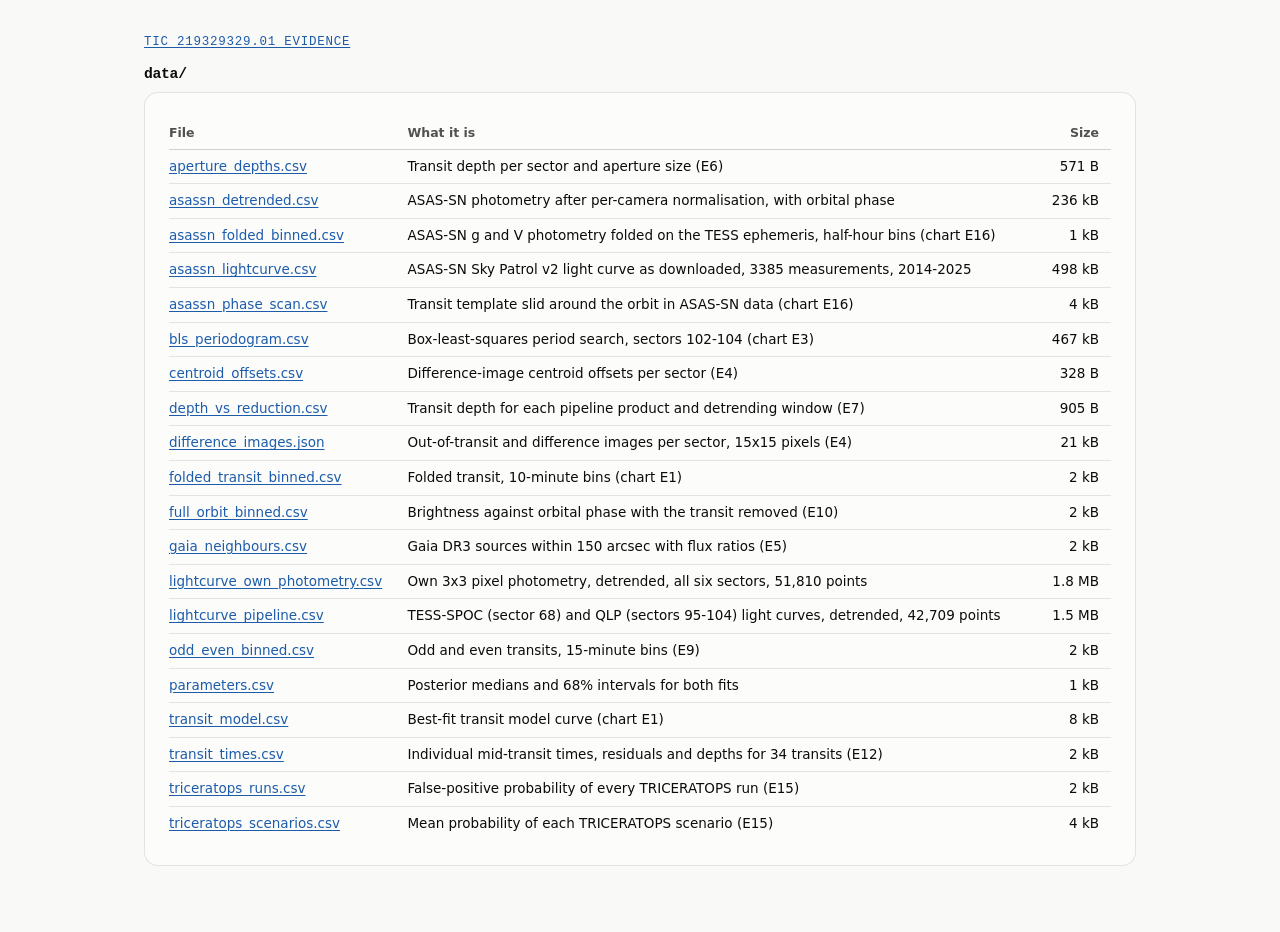
<file: data/index.html>
<!doctype html><html lang="en"><head><meta charset="utf-8"><meta name="viewport" content="width=device-width, initial-scale=1"><title>data — TIC 219329329.01</title><meta name="color-scheme" content="light dark"><link rel="stylesheet" href="../assets/style.css"></head><body><main class="wrap" style="padding-top:32px;padding-bottom:48px"><p class="kicker"><a href="../index.html#files">TIC 219329329.01 evidence</a></p><h2 class="mono">data/</h2><div class="card"><div class="table-wrap"><table class="data-table"><thead><tr><th scope="col">File</th><th scope="col">What it is</th><th scope="col" class="num">Size</th></tr></thead><tbody><tr><td><a href="aperture_depths.csv">aperture_depths.csv</a></td><td>Transit depth per sector and aperture size (E6)</td><td class="num">571 B</td></tr><tr><td><a href="asassn_detrended.csv">asassn_detrended.csv</a></td><td>ASAS-SN photometry after per-camera normalisation, with orbital phase</td><td class="num">236 kB</td></tr><tr><td><a href="asassn_folded_binned.csv">asassn_folded_binned.csv</a></td><td>ASAS-SN g and V photometry folded on the TESS ephemeris, half-hour bins (chart E16)</td><td class="num">1 kB</td></tr><tr><td><a href="asassn_lightcurve.csv">asassn_lightcurve.csv</a></td><td>ASAS-SN Sky Patrol v2 light curve as downloaded, 3385 measurements, 2014-2025</td><td class="num">498 kB</td></tr><tr><td><a href="asassn_phase_scan.csv">asassn_phase_scan.csv</a></td><td>Transit template slid around the orbit in ASAS-SN data (chart E16)</td><td class="num">4 kB</td></tr><tr><td><a href="bls_periodogram.csv">bls_periodogram.csv</a></td><td>Box-least-squares period search, sectors 102-104 (chart E3)</td><td class="num">467 kB</td></tr><tr><td><a href="centroid_offsets.csv">centroid_offsets.csv</a></td><td>Difference-image centroid offsets per sector (E4)</td><td class="num">328 B</td></tr><tr><td><a href="depth_vs_reduction.csv">depth_vs_reduction.csv</a></td><td>Transit depth for each pipeline product and detrending window (E7)</td><td class="num">905 B</td></tr><tr><td><a href="difference_images.json">difference_images.json</a></td><td>Out-of-transit and difference images per sector, 15x15 pixels (E4)</td><td class="num">21 kB</td></tr><tr><td><a href="folded_transit_binned.csv">folded_transit_binned.csv</a></td><td>Folded transit, 10-minute bins (chart E1)</td><td class="num">2 kB</td></tr><tr><td><a href="full_orbit_binned.csv">full_orbit_binned.csv</a></td><td>Brightness against orbital phase with the transit removed (E10)</td><td class="num">2 kB</td></tr><tr><td><a href="gaia_neighbours.csv">gaia_neighbours.csv</a></td><td>Gaia DR3 sources within 150 arcsec with flux ratios (E5)</td><td class="num">2 kB</td></tr><tr><td><a href="lightcurve_own_photometry.csv">lightcurve_own_photometry.csv</a></td><td>Own 3x3 pixel photometry, detrended, all six sectors, 51,810 points</td><td class="num">1.8 MB</td></tr><tr><td><a href="lightcurve_pipeline.csv">lightcurve_pipeline.csv</a></td><td>TESS-SPOC (sector 68) and QLP (sectors 95-104) light curves, detrended, 42,709 points</td><td class="num">1.5 MB</td></tr><tr><td><a href="odd_even_binned.csv">odd_even_binned.csv</a></td><td>Odd and even transits, 15-minute bins (E9)</td><td class="num">2 kB</td></tr><tr><td><a href="parameters.csv">parameters.csv</a></td><td>Posterior medians and 68% intervals for both fits</td><td class="num">1 kB</td></tr><tr><td><a href="transit_model.csv">transit_model.csv</a></td><td>Best-fit transit model curve (chart E1)</td><td class="num">8 kB</td></tr><tr><td><a href="transit_times.csv">transit_times.csv</a></td><td>Individual mid-transit times, residuals and depths for 34 transits (E12)</td><td class="num">2 kB</td></tr><tr><td><a href="triceratops_runs.csv">triceratops_runs.csv</a></td><td>False-positive probability of every TRICERATOPS run (E15)</td><td class="num">2 kB</td></tr><tr><td><a href="triceratops_scenarios.csv">triceratops_scenarios.csv</a></td><td>Mean probability of each TRICERATOPS scenario (E15)</td><td class="num">4 kB</td></tr></tbody></table></div></div></main></body></html>
</file>
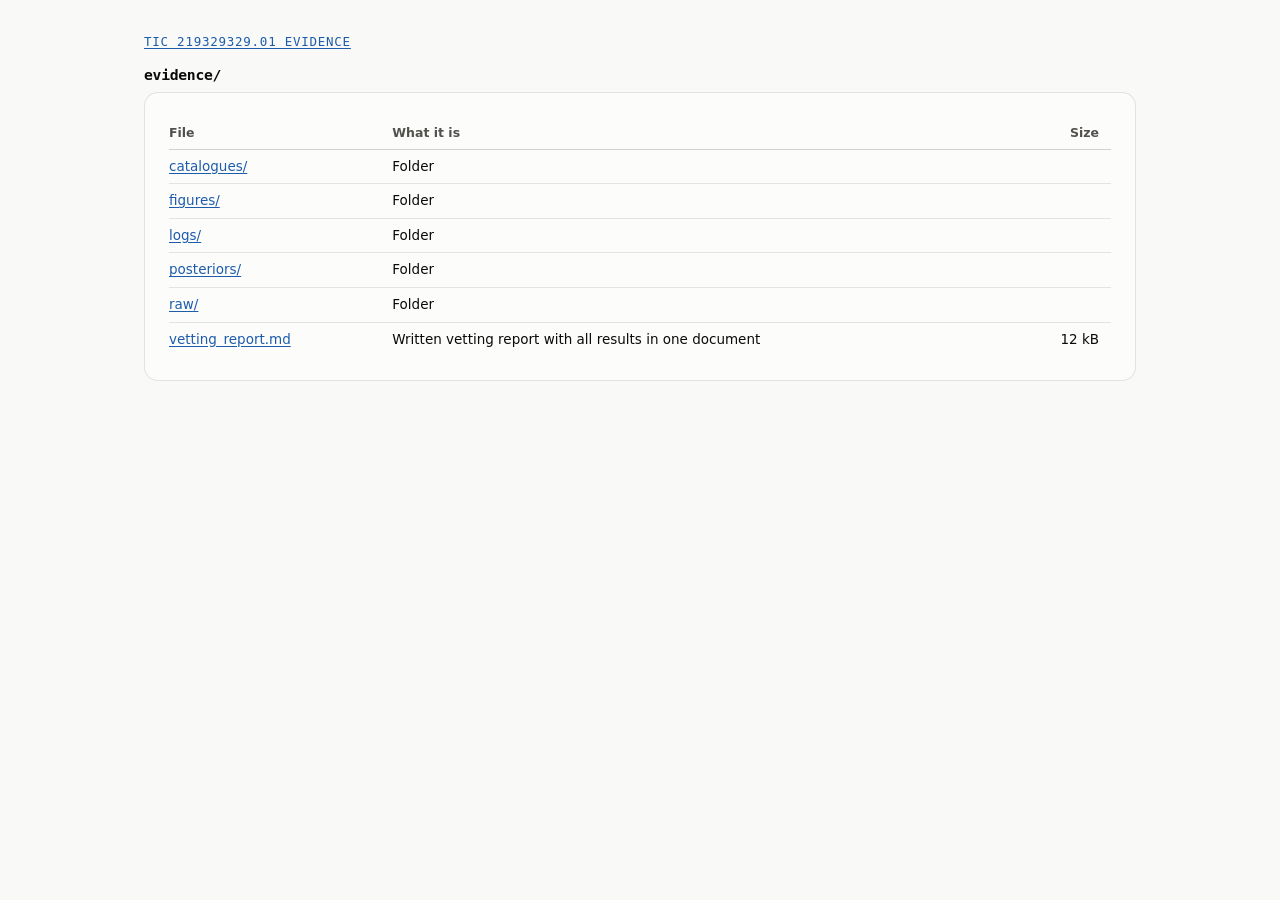
<file: evidence/index.html>
<!doctype html><html lang="en"><head><meta charset="utf-8"><meta name="viewport" content="width=device-width, initial-scale=1"><title>evidence — TIC 219329329.01</title><meta name="color-scheme" content="light dark"><link rel="stylesheet" href="../assets/style.css"></head><body><main class="wrap" style="padding-top:32px;padding-bottom:48px"><p class="kicker"><a href="../index.html#files">TIC 219329329.01 evidence</a></p><h2 class="mono">evidence/</h2><div class="card"><div class="table-wrap"><table class="data-table"><thead><tr><th scope="col">File</th><th scope="col">What it is</th><th scope="col" class="num">Size</th></tr></thead><tbody><tr><td><a href="catalogues/">catalogues/</a></td><td>Folder</td><td class="num"></td></tr><tr><td><a href="figures/">figures/</a></td><td>Folder</td><td class="num"></td></tr><tr><td><a href="logs/">logs/</a></td><td>Folder</td><td class="num"></td></tr><tr><td><a href="posteriors/">posteriors/</a></td><td>Folder</td><td class="num"></td></tr><tr><td><a href="raw/">raw/</a></td><td>Folder</td><td class="num"></td></tr><tr><td><a href="vetting_report.md">vetting_report.md</a></td><td>Written vetting report with all results in one document</td><td class="num">12 kB</td></tr></tbody></table></div></div></main></body></html>
</file>
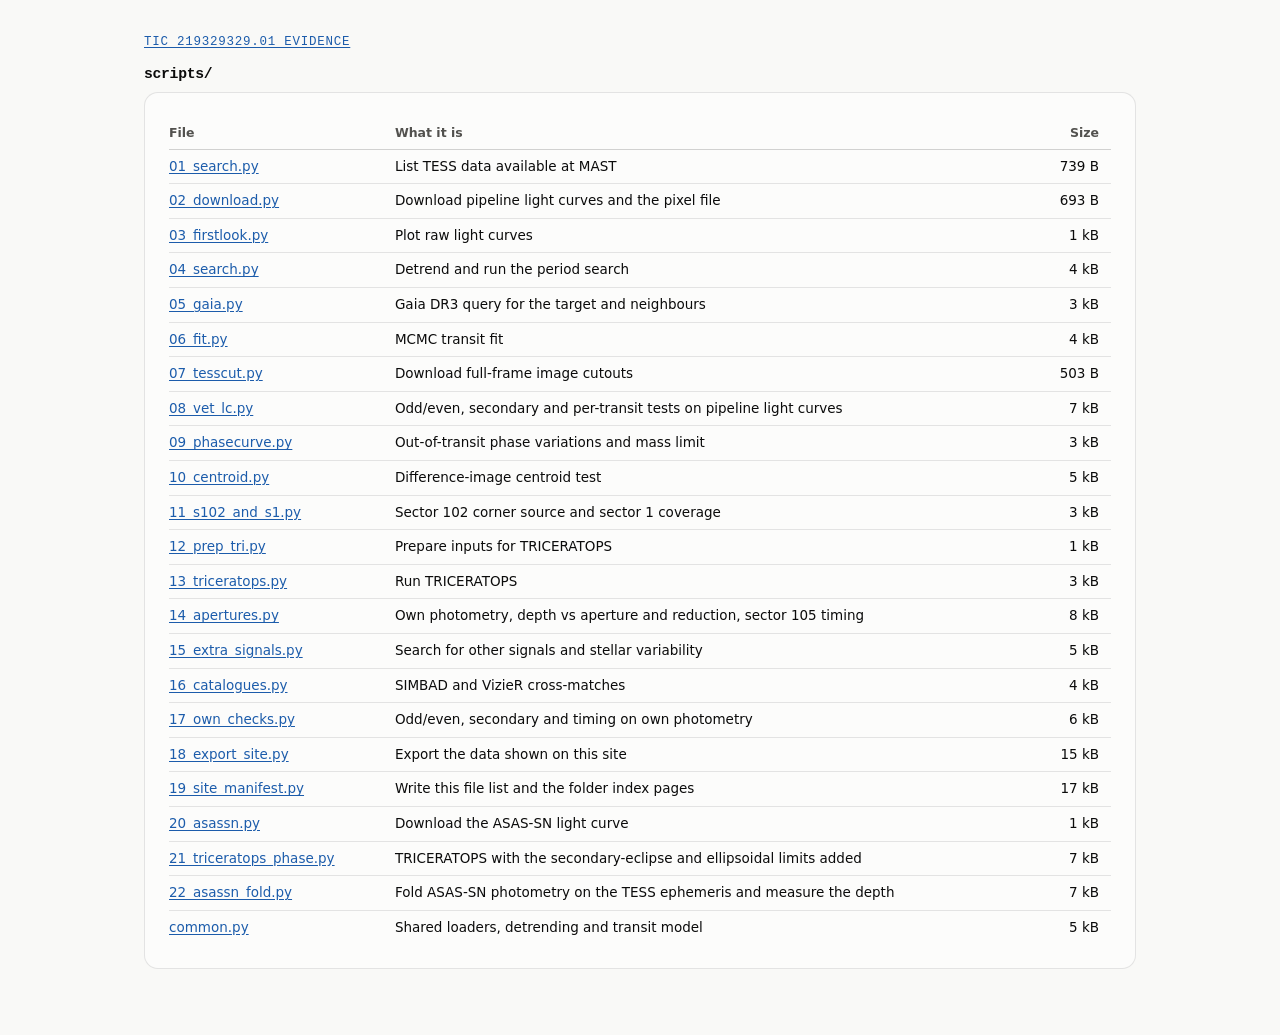
<file: scripts/index.html>
<!doctype html><html lang="en"><head><meta charset="utf-8"><meta name="viewport" content="width=device-width, initial-scale=1"><title>scripts — TIC 219329329.01</title><meta name="color-scheme" content="light dark"><link rel="stylesheet" href="../assets/style.css"></head><body><main class="wrap" style="padding-top:32px;padding-bottom:48px"><p class="kicker"><a href="../index.html#files">TIC 219329329.01 evidence</a></p><h2 class="mono">scripts/</h2><div class="card"><div class="table-wrap"><table class="data-table"><thead><tr><th scope="col">File</th><th scope="col">What it is</th><th scope="col" class="num">Size</th></tr></thead><tbody><tr><td><a href="01_search.py">01_search.py</a></td><td>List TESS data available at MAST</td><td class="num">739 B</td></tr><tr><td><a href="02_download.py">02_download.py</a></td><td>Download pipeline light curves and the pixel file</td><td class="num">693 B</td></tr><tr><td><a href="03_firstlook.py">03_firstlook.py</a></td><td>Plot raw light curves</td><td class="num">1 kB</td></tr><tr><td><a href="04_search.py">04_search.py</a></td><td>Detrend and run the period search</td><td class="num">4 kB</td></tr><tr><td><a href="05_gaia.py">05_gaia.py</a></td><td>Gaia DR3 query for the target and neighbours</td><td class="num">3 kB</td></tr><tr><td><a href="06_fit.py">06_fit.py</a></td><td>MCMC transit fit</td><td class="num">4 kB</td></tr><tr><td><a href="07_tesscut.py">07_tesscut.py</a></td><td>Download full-frame image cutouts</td><td class="num">503 B</td></tr><tr><td><a href="08_vet_lc.py">08_vet_lc.py</a></td><td>Odd/even, secondary and per-transit tests on pipeline light curves</td><td class="num">7 kB</td></tr><tr><td><a href="09_phasecurve.py">09_phasecurve.py</a></td><td>Out-of-transit phase variations and mass limit</td><td class="num">3 kB</td></tr><tr><td><a href="10_centroid.py">10_centroid.py</a></td><td>Difference-image centroid test</td><td class="num">5 kB</td></tr><tr><td><a href="11_s102_and_s1.py">11_s102_and_s1.py</a></td><td>Sector 102 corner source and sector 1 coverage</td><td class="num">3 kB</td></tr><tr><td><a href="12_prep_tri.py">12_prep_tri.py</a></td><td>Prepare inputs for TRICERATOPS</td><td class="num">1 kB</td></tr><tr><td><a href="13_triceratops.py">13_triceratops.py</a></td><td>Run TRICERATOPS</td><td class="num">3 kB</td></tr><tr><td><a href="14_apertures.py">14_apertures.py</a></td><td>Own photometry, depth vs aperture and reduction, sector 105 timing</td><td class="num">8 kB</td></tr><tr><td><a href="15_extra_signals.py">15_extra_signals.py</a></td><td>Search for other signals and stellar variability</td><td class="num">5 kB</td></tr><tr><td><a href="16_catalogues.py">16_catalogues.py</a></td><td>SIMBAD and VizieR cross-matches</td><td class="num">4 kB</td></tr><tr><td><a href="17_own_checks.py">17_own_checks.py</a></td><td>Odd/even, secondary and timing on own photometry</td><td class="num">6 kB</td></tr><tr><td><a href="18_export_site.py">18_export_site.py</a></td><td>Export the data shown on this site</td><td class="num">15 kB</td></tr><tr><td><a href="19_site_manifest.py">19_site_manifest.py</a></td><td>Write this file list and the folder index pages</td><td class="num">17 kB</td></tr><tr><td><a href="20_asassn.py">20_asassn.py</a></td><td>Download the ASAS-SN light curve</td><td class="num">1 kB</td></tr><tr><td><a href="21_triceratops_phase.py">21_triceratops_phase.py</a></td><td>TRICERATOPS with the secondary-eclipse and ellipsoidal limits added</td><td class="num">7 kB</td></tr><tr><td><a href="22_asassn_fold.py">22_asassn_fold.py</a></td><td>Fold ASAS-SN photometry on the TESS ephemeris and measure the depth</td><td class="num">7 kB</td></tr><tr><td><a href="common.py">common.py</a></td><td>Shared loaders, detrending and transit model</td><td class="num">5 kB</td></tr></tbody></table></div></div></main></body></html>
</file>
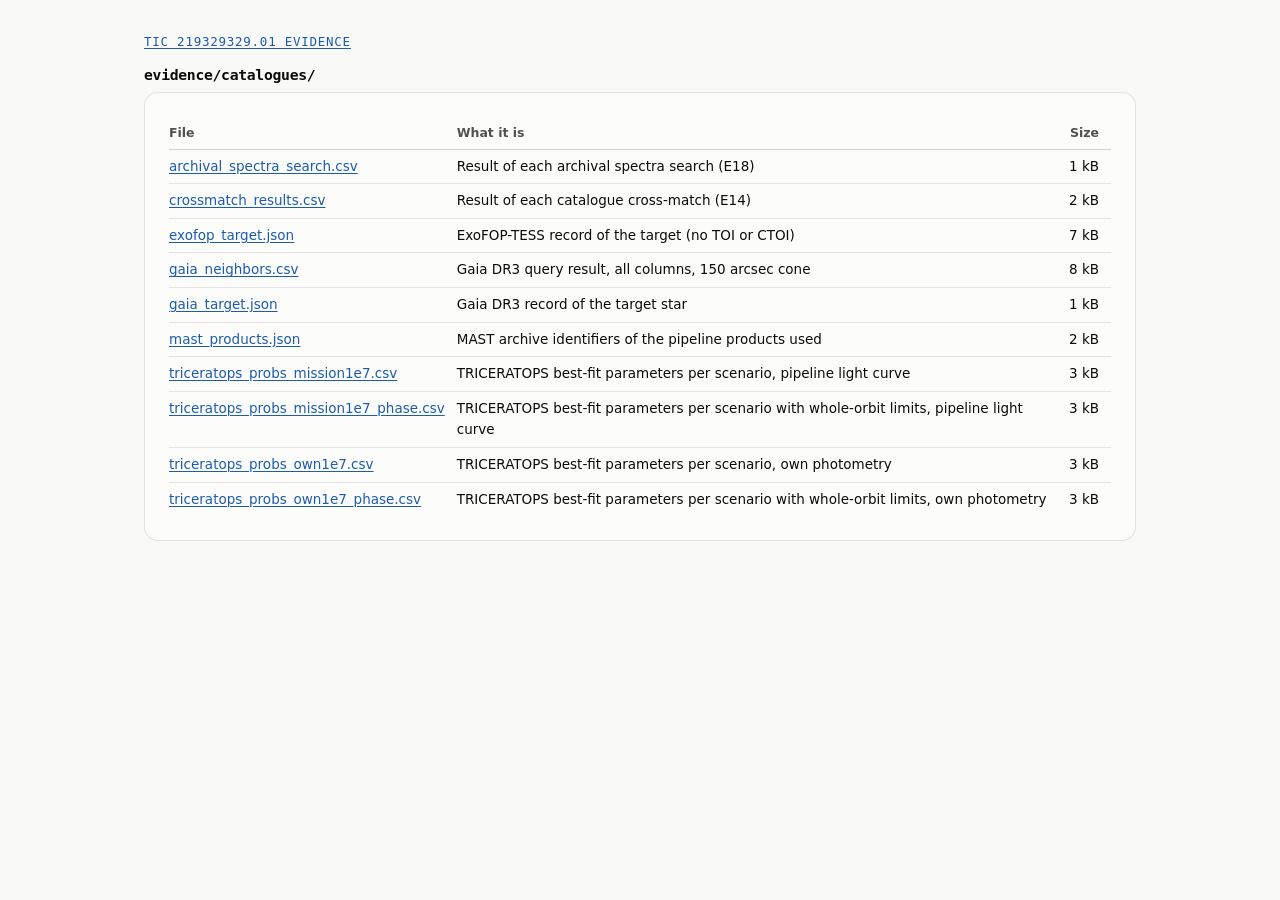
<file: evidence/catalogues/index.html>
<!doctype html><html lang="en"><head><meta charset="utf-8"><meta name="viewport" content="width=device-width, initial-scale=1"><title>evidence/catalogues — TIC 219329329.01</title><meta name="color-scheme" content="light dark"><link rel="stylesheet" href="../../assets/style.css"></head><body><main class="wrap" style="padding-top:32px;padding-bottom:48px"><p class="kicker"><a href="../../index.html#files">TIC 219329329.01 evidence</a></p><h2 class="mono">evidence/catalogues/</h2><div class="card"><div class="table-wrap"><table class="data-table"><thead><tr><th scope="col">File</th><th scope="col">What it is</th><th scope="col" class="num">Size</th></tr></thead><tbody><tr><td><a href="archival_spectra_search.csv">archival_spectra_search.csv</a></td><td>Result of each archival spectra search (E18)</td><td class="num">1 kB</td></tr><tr><td><a href="crossmatch_results.csv">crossmatch_results.csv</a></td><td>Result of each catalogue cross-match (E14)</td><td class="num">2 kB</td></tr><tr><td><a href="exofop_target.json">exofop_target.json</a></td><td>ExoFOP-TESS record of the target (no TOI or CTOI)</td><td class="num">7 kB</td></tr><tr><td><a href="gaia_neighbors.csv">gaia_neighbors.csv</a></td><td>Gaia DR3 query result, all columns, 150 arcsec cone</td><td class="num">8 kB</td></tr><tr><td><a href="gaia_target.json">gaia_target.json</a></td><td>Gaia DR3 record of the target star</td><td class="num">1 kB</td></tr><tr><td><a href="mast_products.json">mast_products.json</a></td><td>MAST archive identifiers of the pipeline products used</td><td class="num">2 kB</td></tr><tr><td><a href="triceratops_probs_mission1e7.csv">triceratops_probs_mission1e7.csv</a></td><td>TRICERATOPS best-fit parameters per scenario, pipeline light curve</td><td class="num">3 kB</td></tr><tr><td><a href="triceratops_probs_mission1e7_phase.csv">triceratops_probs_mission1e7_phase.csv</a></td><td>TRICERATOPS best-fit parameters per scenario with whole-orbit limits, pipeline light curve</td><td class="num">3 kB</td></tr><tr><td><a href="triceratops_probs_own1e7.csv">triceratops_probs_own1e7.csv</a></td><td>TRICERATOPS best-fit parameters per scenario, own photometry</td><td class="num">3 kB</td></tr><tr><td><a href="triceratops_probs_own1e7_phase.csv">triceratops_probs_own1e7_phase.csv</a></td><td>TRICERATOPS best-fit parameters per scenario with whole-orbit limits, own photometry</td><td class="num">3 kB</td></tr></tbody></table></div></div></main></body></html>
</file>
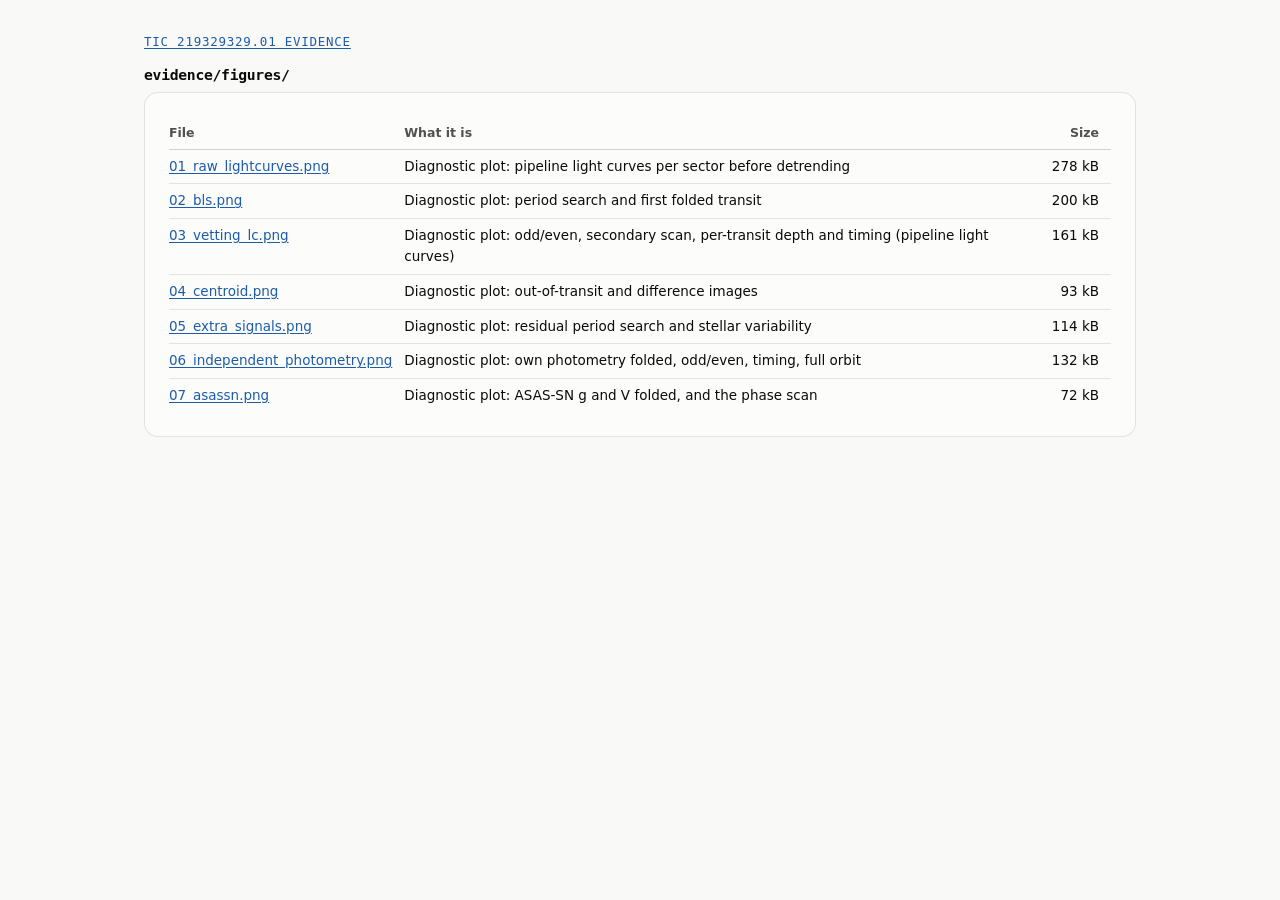
<file: evidence/figures/index.html>
<!doctype html><html lang="en"><head><meta charset="utf-8"><meta name="viewport" content="width=device-width, initial-scale=1"><title>evidence/figures — TIC 219329329.01</title><meta name="color-scheme" content="light dark"><link rel="stylesheet" href="../../assets/style.css"></head><body><main class="wrap" style="padding-top:32px;padding-bottom:48px"><p class="kicker"><a href="../../index.html#files">TIC 219329329.01 evidence</a></p><h2 class="mono">evidence/figures/</h2><div class="card"><div class="table-wrap"><table class="data-table"><thead><tr><th scope="col">File</th><th scope="col">What it is</th><th scope="col" class="num">Size</th></tr></thead><tbody><tr><td><a href="01_raw_lightcurves.png">01_raw_lightcurves.png</a></td><td>Diagnostic plot: pipeline light curves per sector before detrending</td><td class="num">278 kB</td></tr><tr><td><a href="02_bls.png">02_bls.png</a></td><td>Diagnostic plot: period search and first folded transit</td><td class="num">200 kB</td></tr><tr><td><a href="03_vetting_lc.png">03_vetting_lc.png</a></td><td>Diagnostic plot: odd/even, secondary scan, per-transit depth and timing (pipeline light curves)</td><td class="num">161 kB</td></tr><tr><td><a href="04_centroid.png">04_centroid.png</a></td><td>Diagnostic plot: out-of-transit and difference images</td><td class="num">93 kB</td></tr><tr><td><a href="05_extra_signals.png">05_extra_signals.png</a></td><td>Diagnostic plot: residual period search and stellar variability</td><td class="num">114 kB</td></tr><tr><td><a href="06_independent_photometry.png">06_independent_photometry.png</a></td><td>Diagnostic plot: own photometry folded, odd/even, timing, full orbit</td><td class="num">132 kB</td></tr><tr><td><a href="07_asassn.png">07_asassn.png</a></td><td>Diagnostic plot: ASAS-SN g and V folded, and the phase scan</td><td class="num">72 kB</td></tr></tbody></table></div></div></main></body></html>
</file>
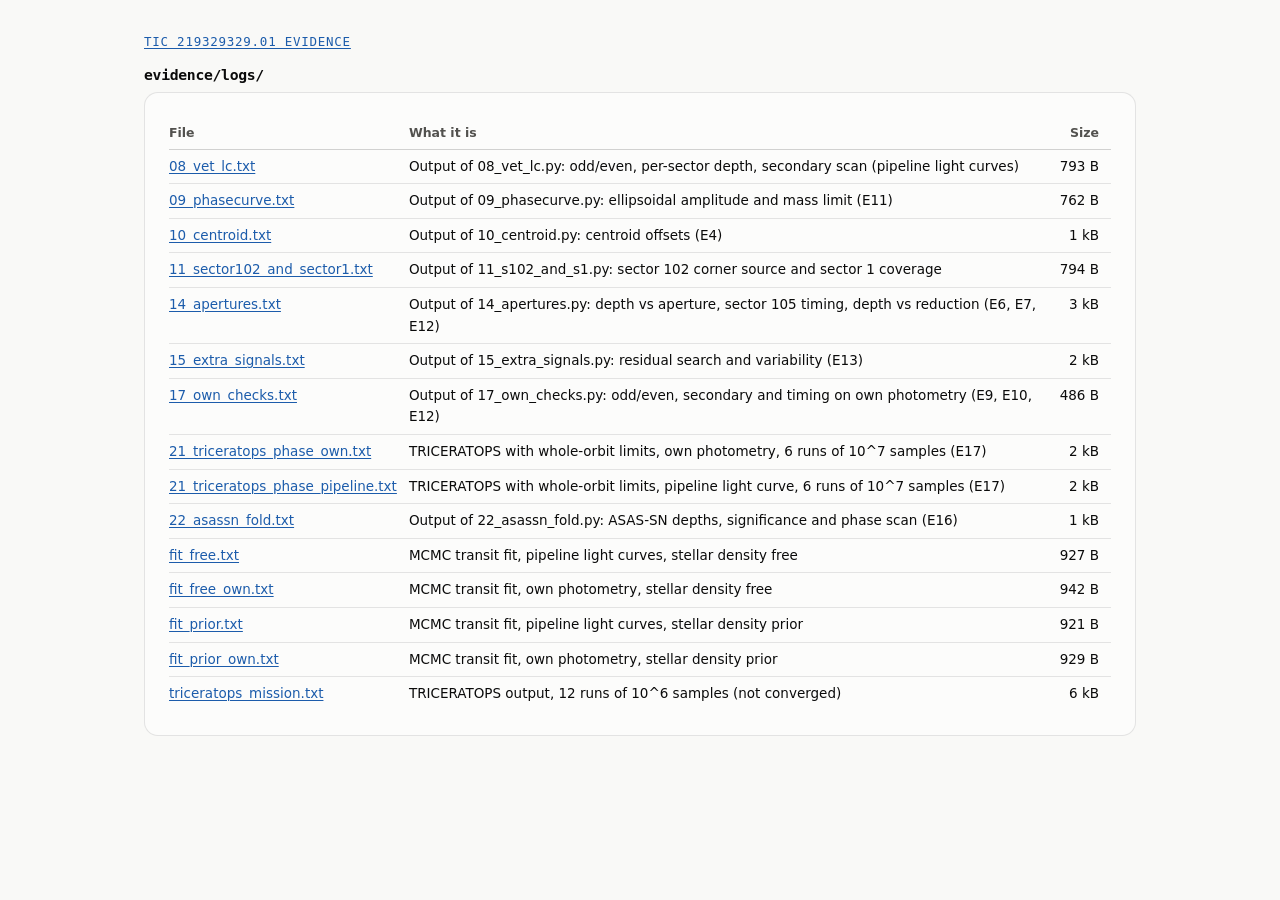
<file: evidence/logs/index.html>
<!doctype html><html lang="en"><head><meta charset="utf-8"><meta name="viewport" content="width=device-width, initial-scale=1"><title>evidence/logs — TIC 219329329.01</title><meta name="color-scheme" content="light dark"><link rel="stylesheet" href="../../assets/style.css"></head><body><main class="wrap" style="padding-top:32px;padding-bottom:48px"><p class="kicker"><a href="../../index.html#files">TIC 219329329.01 evidence</a></p><h2 class="mono">evidence/logs/</h2><div class="card"><div class="table-wrap"><table class="data-table"><thead><tr><th scope="col">File</th><th scope="col">What it is</th><th scope="col" class="num">Size</th></tr></thead><tbody><tr><td><a href="08_vet_lc.txt">08_vet_lc.txt</a></td><td>Output of 08_vet_lc.py: odd/even, per-sector depth, secondary scan (pipeline light curves)</td><td class="num">793 B</td></tr><tr><td><a href="09_phasecurve.txt">09_phasecurve.txt</a></td><td>Output of 09_phasecurve.py: ellipsoidal amplitude and mass limit (E11)</td><td class="num">762 B</td></tr><tr><td><a href="10_centroid.txt">10_centroid.txt</a></td><td>Output of 10_centroid.py: centroid offsets (E4)</td><td class="num">1 kB</td></tr><tr><td><a href="11_sector102_and_sector1.txt">11_sector102_and_sector1.txt</a></td><td>Output of 11_s102_and_s1.py: sector 102 corner source and sector 1 coverage</td><td class="num">794 B</td></tr><tr><td><a href="14_apertures.txt">14_apertures.txt</a></td><td>Output of 14_apertures.py: depth vs aperture, sector 105 timing, depth vs reduction (E6, E7, E12)</td><td class="num">3 kB</td></tr><tr><td><a href="15_extra_signals.txt">15_extra_signals.txt</a></td><td>Output of 15_extra_signals.py: residual search and variability (E13)</td><td class="num">2 kB</td></tr><tr><td><a href="17_own_checks.txt">17_own_checks.txt</a></td><td>Output of 17_own_checks.py: odd/even, secondary and timing on own photometry (E9, E10, E12)</td><td class="num">486 B</td></tr><tr><td><a href="21_triceratops_phase_own.txt">21_triceratops_phase_own.txt</a></td><td>TRICERATOPS with whole-orbit limits, own photometry, 6 runs of 10^7 samples (E17)</td><td class="num">2 kB</td></tr><tr><td><a href="21_triceratops_phase_pipeline.txt">21_triceratops_phase_pipeline.txt</a></td><td>TRICERATOPS with whole-orbit limits, pipeline light curve, 6 runs of 10^7 samples (E17)</td><td class="num">2 kB</td></tr><tr><td><a href="22_asassn_fold.txt">22_asassn_fold.txt</a></td><td>Output of 22_asassn_fold.py: ASAS-SN depths, significance and phase scan (E16)</td><td class="num">1 kB</td></tr><tr><td><a href="fit_free.txt">fit_free.txt</a></td><td>MCMC transit fit, pipeline light curves, stellar density free</td><td class="num">927 B</td></tr><tr><td><a href="fit_free_own.txt">fit_free_own.txt</a></td><td>MCMC transit fit, own photometry, stellar density free</td><td class="num">942 B</td></tr><tr><td><a href="fit_prior.txt">fit_prior.txt</a></td><td>MCMC transit fit, pipeline light curves, stellar density prior</td><td class="num">921 B</td></tr><tr><td><a href="fit_prior_own.txt">fit_prior_own.txt</a></td><td>MCMC transit fit, own photometry, stellar density prior</td><td class="num">929 B</td></tr><tr><td><a href="triceratops_mission.txt">triceratops_mission.txt</a></td><td>TRICERATOPS output, 12 runs of 10^6 samples (not converged)</td><td class="num">6 kB</td></tr></tbody></table></div></div></main></body></html>
</file>
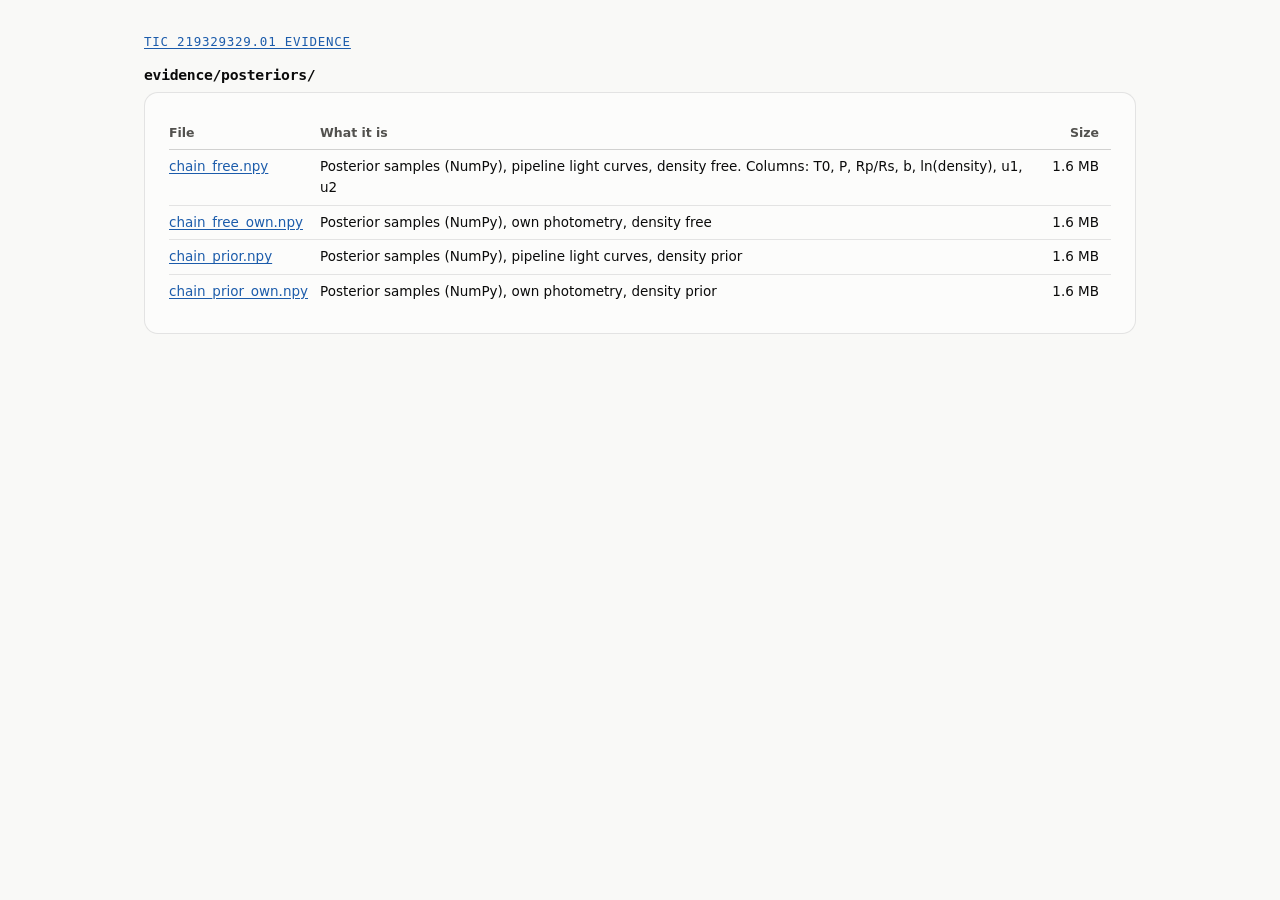
<file: evidence/posteriors/index.html>
<!doctype html><html lang="en"><head><meta charset="utf-8"><meta name="viewport" content="width=device-width, initial-scale=1"><title>evidence/posteriors — TIC 219329329.01</title><meta name="color-scheme" content="light dark"><link rel="stylesheet" href="../../assets/style.css"></head><body><main class="wrap" style="padding-top:32px;padding-bottom:48px"><p class="kicker"><a href="../../index.html#files">TIC 219329329.01 evidence</a></p><h2 class="mono">evidence/posteriors/</h2><div class="card"><div class="table-wrap"><table class="data-table"><thead><tr><th scope="col">File</th><th scope="col">What it is</th><th scope="col" class="num">Size</th></tr></thead><tbody><tr><td><a href="chain_free.npy">chain_free.npy</a></td><td>Posterior samples (NumPy), pipeline light curves, density free. Columns: T0, P, Rp/Rs, b, ln(density), u1, u2</td><td class="num">1.6 MB</td></tr><tr><td><a href="chain_free_own.npy">chain_free_own.npy</a></td><td>Posterior samples (NumPy), own photometry, density free</td><td class="num">1.6 MB</td></tr><tr><td><a href="chain_prior.npy">chain_prior.npy</a></td><td>Posterior samples (NumPy), pipeline light curves, density prior</td><td class="num">1.6 MB</td></tr><tr><td><a href="chain_prior_own.npy">chain_prior_own.npy</a></td><td>Posterior samples (NumPy), own photometry, density prior</td><td class="num">1.6 MB</td></tr></tbody></table></div></div></main></body></html>
</file>
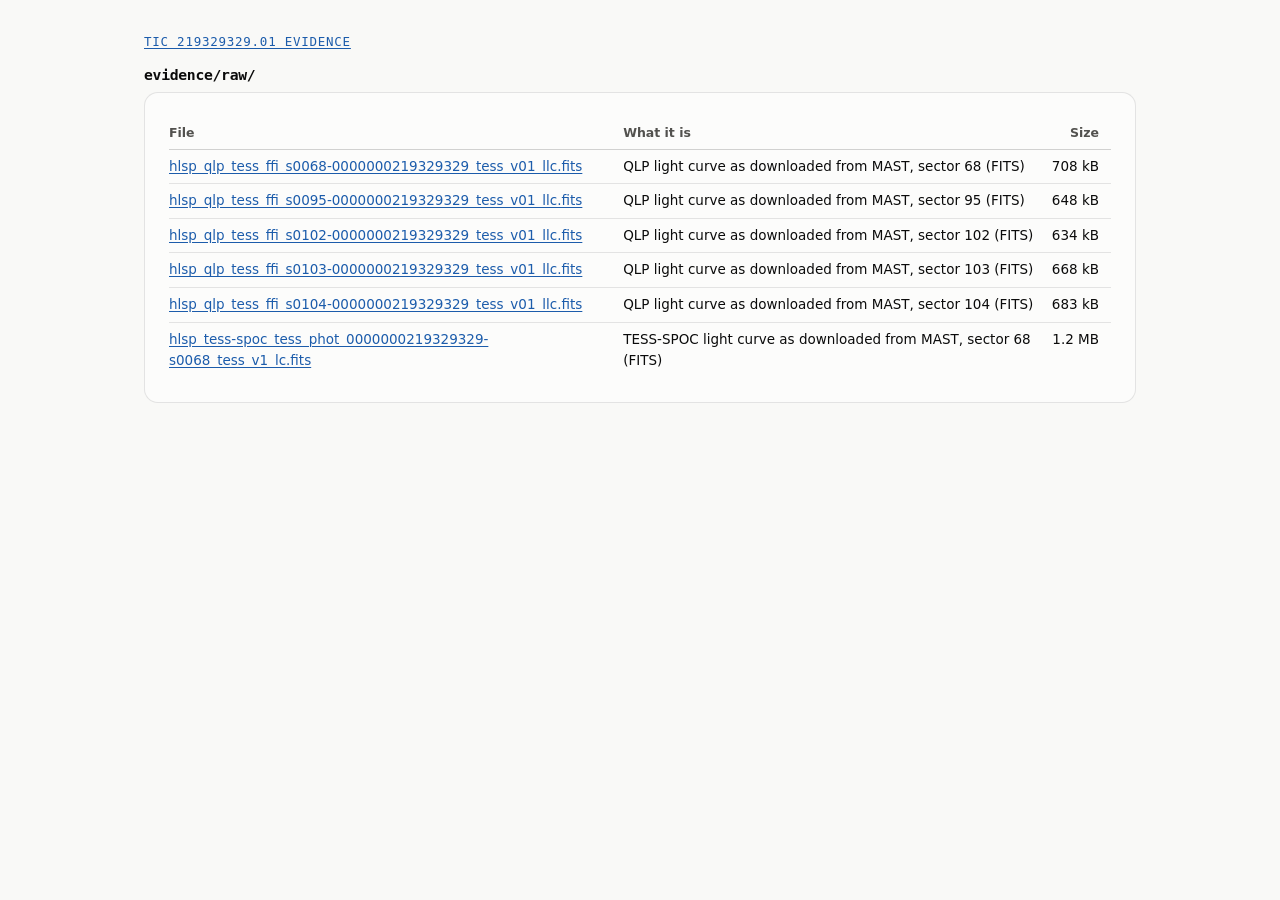
<file: evidence/raw/index.html>
<!doctype html><html lang="en"><head><meta charset="utf-8"><meta name="viewport" content="width=device-width, initial-scale=1"><title>evidence/raw — TIC 219329329.01</title><meta name="color-scheme" content="light dark"><link rel="stylesheet" href="../../assets/style.css"></head><body><main class="wrap" style="padding-top:32px;padding-bottom:48px"><p class="kicker"><a href="../../index.html#files">TIC 219329329.01 evidence</a></p><h2 class="mono">evidence/raw/</h2><div class="card"><div class="table-wrap"><table class="data-table"><thead><tr><th scope="col">File</th><th scope="col">What it is</th><th scope="col" class="num">Size</th></tr></thead><tbody><tr><td><a href="hlsp_qlp_tess_ffi_s0068-0000000219329329_tess_v01_llc.fits">hlsp_qlp_tess_ffi_s0068-0000000219329329_tess_v01_llc.fits</a></td><td>QLP light curve as downloaded from MAST, sector 68 (FITS)</td><td class="num">708 kB</td></tr><tr><td><a href="hlsp_qlp_tess_ffi_s0095-0000000219329329_tess_v01_llc.fits">hlsp_qlp_tess_ffi_s0095-0000000219329329_tess_v01_llc.fits</a></td><td>QLP light curve as downloaded from MAST, sector 95 (FITS)</td><td class="num">648 kB</td></tr><tr><td><a href="hlsp_qlp_tess_ffi_s0102-0000000219329329_tess_v01_llc.fits">hlsp_qlp_tess_ffi_s0102-0000000219329329_tess_v01_llc.fits</a></td><td>QLP light curve as downloaded from MAST, sector 102 (FITS)</td><td class="num">634 kB</td></tr><tr><td><a href="hlsp_qlp_tess_ffi_s0103-0000000219329329_tess_v01_llc.fits">hlsp_qlp_tess_ffi_s0103-0000000219329329_tess_v01_llc.fits</a></td><td>QLP light curve as downloaded from MAST, sector 103 (FITS)</td><td class="num">668 kB</td></tr><tr><td><a href="hlsp_qlp_tess_ffi_s0104-0000000219329329_tess_v01_llc.fits">hlsp_qlp_tess_ffi_s0104-0000000219329329_tess_v01_llc.fits</a></td><td>QLP light curve as downloaded from MAST, sector 104 (FITS)</td><td class="num">683 kB</td></tr><tr><td><a href="hlsp_tess-spoc_tess_phot_0000000219329329-s0068_tess_v1_lc.fits">hlsp_tess-spoc_tess_phot_0000000219329329-s0068_tess_v1_lc.fits</a></td><td>TESS-SPOC light curve as downloaded from MAST, sector 68 (FITS)</td><td class="num">1.2 MB</td></tr></tbody></table></div></div></main></body></html>
</file>
<file: assets/style.css>
:root {
  color-scheme: light;
  --plane: #f9f9f7; --surface: #fcfcfb; --raised: #ffffff;
  --ink: #0b0b0b; --ink-2: #52514e; --muted: #77756f;
  --grid: #e1e0d9; --axis: #c3c2b7; --border: rgba(11, 11, 11, 0.10); --border-strong: rgba(11, 11, 11, 0.18);
  --s1: #2a78d6; --s2: #eb6834; --s3: #1baf7a; --div-neg: #e34948;
  --good: #0ca30c; --warn: #fab219; --serious: #ec835a; --crit: #d03b3b;
  --good-ink: #006300; --warn-ink: #7a5200; --info-ink: #1c5cab;
  --good-wash: rgba(12, 163, 12, 0.10); --warn-wash: rgba(250, 178, 25, 0.16); --info-wash: rgba(42, 120, 214, 0.10);
  --star: #f6c453; --star-edge: #e9a23b;
  --link: #1c5cab;
  --sans: system-ui, -apple-system, "Segoe UI", Roboto, sans-serif;
  --mono: ui-monospace, "SF Mono", SFMono-Regular, Menlo, Consolas, monospace;
}
@media (prefers-color-scheme: dark) {
  :root:not([data-theme="light"]) {
    color-scheme: dark;
    --plane: #0d0d0d; --surface: #1a1a19; --raised: #222221;
    --ink: #f0efec; --ink-2: #c3c2b7; --muted: #98968f;
    --grid: #2c2c2a; --axis: #45453f; --border: rgba(255, 255, 255, 0.10); --border-strong: rgba(255, 255, 255, 0.20);
    --s1: #3987e5; --s2: #d95926; --s3: #199e70; --div-neg: #e66767;
    --good-ink: #4ccb4c; --warn-ink: #fab219; --info-ink: #86b6ef;
    --good-wash: rgba(12, 163, 12, 0.16); --warn-wash: rgba(250, 178, 25, 0.14); --info-wash: rgba(57, 135, 229, 0.16);
    --star: #f0bb48; --star-edge: #c9862a;
    --link: #86b6ef;
  }
}
:root[data-theme="dark"] {
  color-scheme: dark;
  --plane: #0d0d0d; --surface: #1a1a19; --raised: #222221;
  --ink: #f0efec; --ink-2: #c3c2b7; --muted: #98968f;
  --grid: #2c2c2a; --axis: #45453f; --border: rgba(255, 255, 255, 0.10); --border-strong: rgba(255, 255, 255, 0.20);
  --s1: #3987e5; --s2: #d95926; --s3: #199e70; --div-neg: #e66767;
  --good-ink: #4ccb4c; --warn-ink: #fab219; --info-ink: #86b6ef;
  --good-wash: rgba(12, 163, 12, 0.16); --warn-wash: rgba(250, 178, 25, 0.14); --info-wash: rgba(57, 135, 229, 0.16);
  --star: #f0bb48; --star-edge: #c9862a;
  --link: #86b6ef;
}

* { box-sizing: border-box; }
html { scroll-behavior: smooth; scroll-padding-top: 72px; -webkit-text-size-adjust: 100%; }
@media (prefers-reduced-motion: reduce) { html { scroll-behavior: auto; } }
body { margin: 0; background: var(--plane); color: var(--ink); font: 16px/1.6 var(--sans); }
a { color: var(--link); text-underline-offset: 2px; }
a:hover { text-decoration-thickness: 2px; }
code, .mono { font-family: var(--mono); font-size: 0.92em; }
.wrap { max-width: 1040px; margin: 0 auto; padding: 0 24px; }
@media (max-width: 600px) { .wrap { padding: 0 16px; } }
.sr-only { position: absolute; width: 1px; height: 1px; overflow: hidden; clip: rect(0 0 0 0); white-space: nowrap; }

/* ---------- top bar */
.topbar { position: sticky; top: 0; z-index: 20; background: color-mix(in srgb, var(--plane) 88%, transparent); backdrop-filter: blur(10px); -webkit-backdrop-filter: blur(10px); border-bottom: 1px solid var(--border); }
.topbar .wrap { display: flex; align-items: center; gap: 16px; height: 52px; }
.brand { font-family: var(--mono); font-size: 13px; font-weight: 600; color: var(--ink); text-decoration: none; white-space: nowrap; }
.topnav { display: flex; gap: 4px; overflow-x: auto; flex: 1; scrollbar-width: none; }
.topnav::-webkit-scrollbar { display: none; }
.topnav a { color: var(--ink-2); text-decoration: none; font-size: 14px; padding: 6px 10px; border-radius: 6px; white-space: nowrap; }
.topnav a:hover { background: var(--border); color: var(--ink); }
.theme-toggle { border: 1px solid var(--border-strong); background: transparent; color: var(--ink-2); border-radius: 6px; height: 32px; padding: 0 10px; font: 13px var(--sans); cursor: pointer; white-space: nowrap; }
.theme-toggle:hover { color: var(--ink); background: var(--border); }

/* ---------- hero */
.hero { padding: 56px 0 28px; }
.hero-grid { display: grid; grid-template-columns: minmax(0, 1fr) 300px; gap: 40px; align-items: center; }
@media (max-width: 820px) { .hero-grid { grid-template-columns: 1fr; } .hero-art { max-width: 260px; } .hero { padding-top: 36px; } }
.kicker { font-family: var(--mono); font-size: 12.5px; letter-spacing: 0.06em; text-transform: uppercase; color: var(--muted); margin: 0 0 14px; }
h1 { font-size: clamp(38px, 6.4vw, 64px); line-height: 1.04; letter-spacing: -0.03em; font-weight: 650; margin: 0 0 18px; }
.lede { font-size: clamp(18px, 2.1vw, 21px); line-height: 1.5; color: var(--ink-2); max-width: 40em; margin: 0 0 22px; }
.lede strong { color: var(--ink); font-weight: 600; }
.hero-art svg { width: 100%; height: auto; display: block; }
.hero-art figcaption { font-size: 12.5px; color: var(--muted); margin-top: 8px; text-align: center; }
.art-star { fill: var(--star); } .art-limb { fill: none; stroke: var(--star-edge); stroke-width: 1.5; }
.art-planet { fill: #141413; } .art-path { stroke: var(--ink); stroke-width: 1; opacity: 0.35; }
.art-label { fill: var(--ink-2); font: 11px var(--sans); }

.pill { display: inline-flex; align-items: center; gap: 6px; font-size: 13px; font-weight: 600; line-height: 1; padding: 6px 10px 6px 8px; border-radius: 999px; white-space: nowrap; }
.pill svg { width: 14px; height: 14px; flex: none; }
.pill-good { background: var(--good-wash); color: var(--good-ink); }
.pill-warn { background: var(--warn-wash); color: var(--warn-ink); }
.pill-info { background: var(--info-wash); color: var(--info-ink); }
.pill-lg { font-size: 14.5px; padding: 8px 14px 8px 10px; }

.tiles { display: grid; grid-template-columns: repeat(5, minmax(0, 1fr)); gap: 12px; margin: 34px 0 0; padding: 0; list-style: none; }
@media (max-width: 900px) { .tiles { grid-template-columns: repeat(3, minmax(0, 1fr)); } }
@media (max-width: 560px) { .tiles { grid-template-columns: repeat(2, minmax(0, 1fr)); } }
.tile { background: var(--surface); border: 1px solid var(--border); border-radius: 12px; padding: 14px 16px 15px; min-width: 0; }
.tile-label { font-size: 13px; color: var(--ink-2); }
.tile-value { font-size: 27px; font-weight: 650; letter-spacing: -0.02em; line-height: 1.2; margin-top: 4px; white-space: nowrap; }
.tile-value small { font-size: 15px; font-weight: 500; color: var(--ink-2); letter-spacing: 0; }
.tile-note { font-size: 12.5px; color: var(--muted); margin-top: 3px; line-height: 1.35; }

/* ---------- sections */
section.block { padding: 44px 0 8px; }
h2 { font-size: clamp(24px, 3.2vw, 30px); letter-spacing: -0.02em; line-height: 1.2; margin: 0 0 8px; font-weight: 650; }
.section-intro { color: var(--ink-2); max-width: 46em; margin: 0 0 22px; }
h3 { font-size: 19px; letter-spacing: -0.01em; line-height: 1.3; margin: 0; font-weight: 650; }
h4 { font-size: 14px; margin: 22px 0 8px; font-weight: 650; }

.card { background: var(--surface); border: 1px solid var(--border); border-radius: 14px; padding: 24px; margin: 0 0 18px; }
@media (max-width: 600px) { .card { padding: 18px 16px; border-radius: 12px; } }
.ev:target { border-color: var(--s1); box-shadow: 0 0 0 3px var(--info-wash); }
.ev-head { display: flex; flex-wrap: wrap; align-items: center; gap: 8px 12px; margin-bottom: 10px; }
.ev-id { font-family: var(--mono); font-size: 12.5px; color: var(--muted); border: 1px solid var(--border-strong); border-radius: 6px; padding: 2px 6px; }
.ev-head h3 { flex: 1 1 240px; }
.permalink { font-size: 13px; color: var(--ink-2); text-decoration: none; border: 1px solid var(--border-strong); border-radius: 6px; padding: 4px 9px; background: transparent; cursor: pointer; font-family: var(--sans); white-space: nowrap; }
.permalink:hover { color: var(--ink); background: var(--border); }
.ev p { margin: 0 0 12px; max-width: 48em; }
.ev .result { color: var(--ink); }
.ev .why { color: var(--ink-2); }
.caption { font-size: 13.5px; color: var(--ink-2); margin: 10px 0 0; max-width: 52em; }
.files { margin: 16px 0 0; padding: 12px 0 0; border-top: 1px solid var(--border); font-size: 13.5px; color: var(--ink-2); display: flex; flex-wrap: wrap; gap: 6px 8px; align-items: baseline; }
.files-label { font-weight: 600; color: var(--ink); margin-right: 4px; }
.files a { font-family: var(--mono); font-size: 12.5px; padding: 2px 7px; border: 1px solid var(--border); border-radius: 6px; text-decoration: none; background: var(--raised); }
.files a:hover { border-color: var(--link); }

.two { display: grid; grid-template-columns: minmax(0, 1fr) minmax(0, 1fr); gap: 20px 28px; align-items: start; }
@media (max-width: 760px) { .two { grid-template-columns: 1fr; } }
.small-multiples { display: grid; grid-template-columns: repeat(2, minmax(0, 1fr)); gap: 14px 22px; }
@media (max-width: 760px) { .small-multiples { grid-template-columns: 1fr; } }
.sm-title { font-size: 13px; font-weight: 600; color: var(--ink-2); margin: 0 0 2px; }
.sm-title span { font-weight: 400; color: var(--muted); }

/* ---------- tables */
.table-wrap { overflow-x: auto; margin: 0; -webkit-overflow-scrolling: touch; }
table { border-collapse: collapse; width: 100%; font-size: 14.5px; }
th, td { text-align: left; padding: 9px 12px 9px 0; border-bottom: 1px solid var(--border); vertical-align: top; }
thead th { font-size: 12.5px; font-weight: 600; color: var(--ink-2); border-bottom-color: var(--border-strong); white-space: nowrap; }
tbody tr:last-child td, tbody tr:last-child th { border-bottom: 0; }
tbody th { font-weight: 500; }
td.num, th.num { text-align: right; font-variant-numeric: tabular-nums; white-space: nowrap; padding-right: 0; padding-left: 12px; }
.data-table { font-size: 13.5px; }
.data-table td, .data-table th { padding: 6px 12px 6px 0; }
.table-note { font-size: 12.5px; color: var(--muted); margin: 8px 0 0; }
.glance td:first-child { white-space: nowrap; }
.glance a { text-decoration: none; font-weight: 550; }
.glance a:hover { text-decoration: underline; }
.glance .mono { color: var(--muted); font-size: 12.5px; margin-right: 6px; }
details.tableview { margin-top: 12px; }
details.tableview > summary { cursor: pointer; font-size: 13.5px; color: var(--ink-2); width: fit-content; padding: 3px 0; }
details.tableview > summary:hover { color: var(--ink); }
details.tableview[open] > summary { margin-bottom: 8px; }
.nowrap { white-space: nowrap; }

/* ---------- lists */
.plain { margin: 0; padding-left: 1.1em; max-width: 50em; }
.plain li { margin: 0 0 8px; }
.callout { border-left: 3px solid var(--warn); background: var(--warn-wash); padding: 12px 16px; border-radius: 0 10px 10px 0; margin: 0 0 16px; max-width: 52em; }
.callout p { margin: 0; }
.steps { counter-reset: s; list-style: none; padding: 0; margin: 0; max-width: 50em; }
.steps li { counter-increment: s; position: relative; padding: 0 0 12px 36px; }
.steps li::before { content: counter(s); position: absolute; left: 0; top: 1px; width: 24px; height: 24px; border-radius: 50%; border: 1px solid var(--border-strong); font: 600 12.5px/22px var(--mono); text-align: center; color: var(--ink-2); }

/* ---------- charts */
.viz { position: relative; margin-top: 6px; }
.viz-frame { position: relative; }
.viz svg { display: block; touch-action: pan-y; }
.viz-legend { display: flex; flex-wrap: wrap; gap: 4px 18px; font-size: 13px; color: var(--ink-2); margin: 2px 0 6px; }
.viz-legend-item { display: inline-flex; align-items: center; gap: 7px; }
.viz-swatch { display: inline-block; background: var(--c); flex: none; }
.viz-swatch-dot { width: 9px; height: 9px; border-radius: 50%; }
.viz-swatch-line { width: 18px; height: 2px; border-radius: 1px; }
.viz-swatch-bar { width: 10px; height: 10px; border-radius: 2px; }
.viz-ylabel { font-size: 12px; color: var(--ink-2); margin: 0 0 2px; }
.viz-grid { stroke: var(--grid); stroke-width: 1; shape-rendering: crispEdges; }
.viz-axis { stroke: var(--axis); stroke-width: 1; shape-rendering: crispEdges; }
.viz-tick { fill: var(--muted); font: 11px var(--sans); font-variant-numeric: tabular-nums; }
.viz-axis-title { fill: var(--ink-2); font: 12px var(--sans); }
.viz-ref { stroke: var(--ink-2); stroke-width: 1; opacity: 0.55; shape-rendering: crispEdges; }
.viz-ref-faint { opacity: 0.22; }
.viz-ref-circle { fill: none; stroke: var(--ink-2); stroke-width: 1; opacity: 0.5; }
.viz-band { fill: var(--ink); opacity: 0.045; }
.viz-mark-label { fill: var(--ink-2); font: 11.5px var(--sans); }
.viz-ring { stroke: var(--surface); stroke-width: 2; }
.viz-hover-ring { fill: none; stroke: var(--ink); stroke-width: 1.5; pointer-events: none; }
.viz-tip { position: absolute; z-index: 5; pointer-events: none; background: var(--raised); color: var(--ink); border: 1px solid var(--border-strong); border-radius: 8px; padding: 7px 10px; font-size: 12.5px; line-height: 1.45; box-shadow: 0 6px 20px rgba(0, 0, 0, 0.14); white-space: nowrap; }
.viz-tip-title { font-weight: 650; margin-bottom: 2px; }
.viz-tip-row { display: flex; justify-content: space-between; gap: 14px; }
.viz-tip-key { color: var(--ink-2); }
.viz-tip-val { font-variant-numeric: tabular-nums; font-weight: 550; }
.viz-bars { display: grid; gap: 9px; margin-top: 6px; }
.viz-bar-row { display: grid; grid-template-columns: minmax(150px, 34%) minmax(0, 1fr) 62px; gap: 12px; align-items: center; font-size: 13.5px; }
@media (max-width: 560px) { .viz-bar-row { grid-template-columns: 1fr 56px; } .viz-bar-label { grid-column: 1 / -1; margin-bottom: -4px; } }
.viz-bar-label { color: var(--ink-2); line-height: 1.3; }
.viz-bar-track { height: 14px; border-left: 1px solid var(--axis); }
.viz-bar { height: 14px; border-radius: 0 4px 4px 0; min-width: 2px; }
.viz-bar-value { text-align: right; font-variant-numeric: tabular-nums; font-weight: 550; }
.viz-pixels { width: 100%; height: auto; display: block; border-radius: 4px; }
.viz-pixels-bg { fill: var(--plane); }
.viz-marker-cross { stroke: var(--ink); stroke-width: 1.4; }
.viz-marker-ring { fill: none; stroke: var(--s2); stroke-width: 1.8; }
.cutouts { display: grid; grid-template-columns: repeat(3, minmax(0, 1fr)); gap: 18px 22px; margin-top: 8px; }
@media (max-width: 760px) { .cutouts { grid-template-columns: repeat(2, minmax(0, 1fr)); } }
@media (max-width: 420px) { .cutouts { grid-template-columns: 1fr; } }
.cutout-pair { display: grid; grid-template-columns: 1fr 1fr; gap: 6px; }
.cutout-cap { font-size: 12.5px; color: var(--ink-2); margin-top: 6px; line-height: 1.35; }
.cutout-cap b { color: var(--ink); font-weight: 600; }
.key { display: flex; flex-wrap: wrap; gap: 4px 18px; font-size: 13px; color: var(--ink-2); margin: 12px 0 0; }
.key span { display: inline-flex; align-items: center; gap: 7px; }
.key i { display: inline-block; width: 10px; height: 10px; border-radius: 2px; }
.key .k-cross { width: 12px; height: 12px; background: linear-gradient(var(--ink), var(--ink)) center / 100% 1.5px no-repeat, linear-gradient(var(--ink), var(--ink)) center / 1.5px 100% no-repeat; border-radius: 0; }
.key .k-ring { border: 2px solid var(--s2); border-radius: 50%; background: none; }
.map-wrap { max-width: 470px; }

/* ---------- footer */
footer { margin-top: 48px; padding: 28px 0 56px; border-top: 1px solid var(--border); color: var(--ink-2); font-size: 14px; }
footer p { margin: 0 0 8px; max-width: 56em; }
.toast { position: fixed; left: 50%; bottom: 24px; transform: translateX(-50%); background: var(--ink); color: var(--plane); font-size: 13.5px; padding: 8px 14px; border-radius: 8px; opacity: 0; pointer-events: none; transition: opacity 0.15s; z-index: 50; }
.toast.on { opacity: 1; }
</file>
